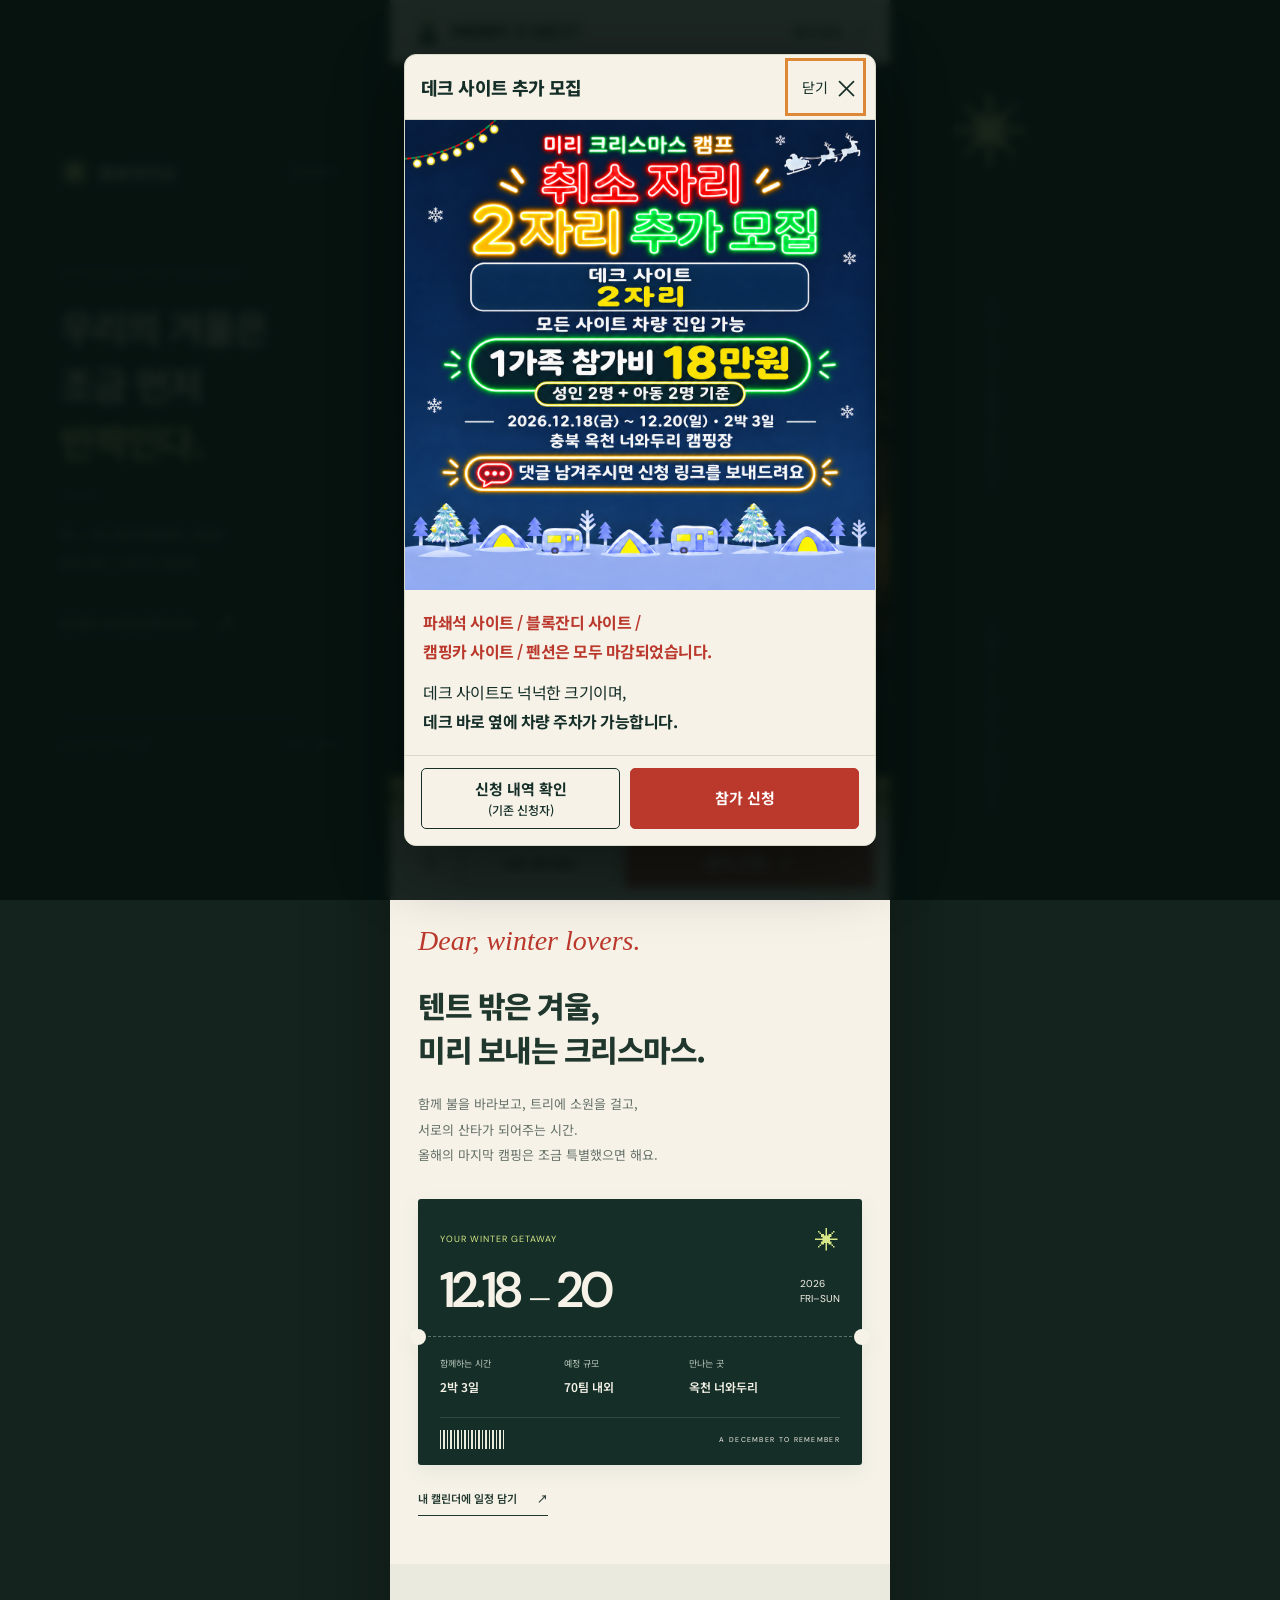
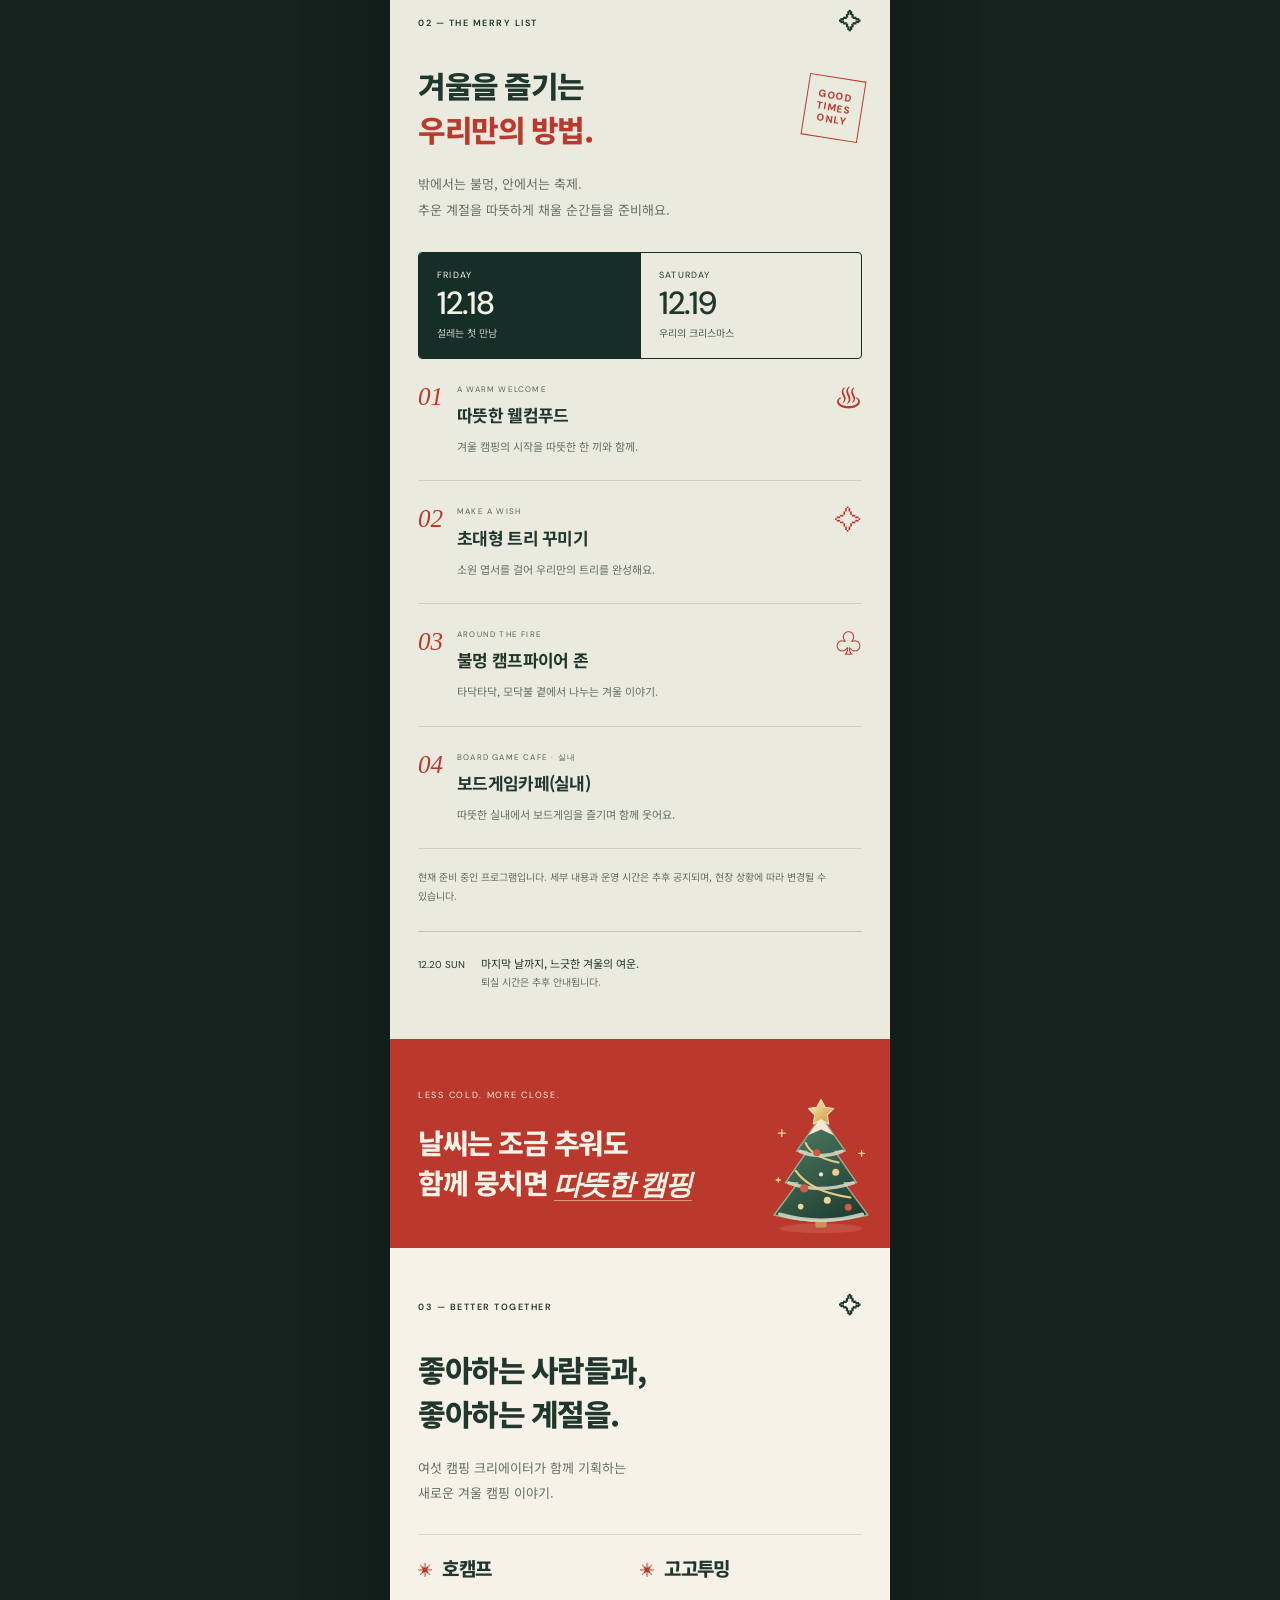
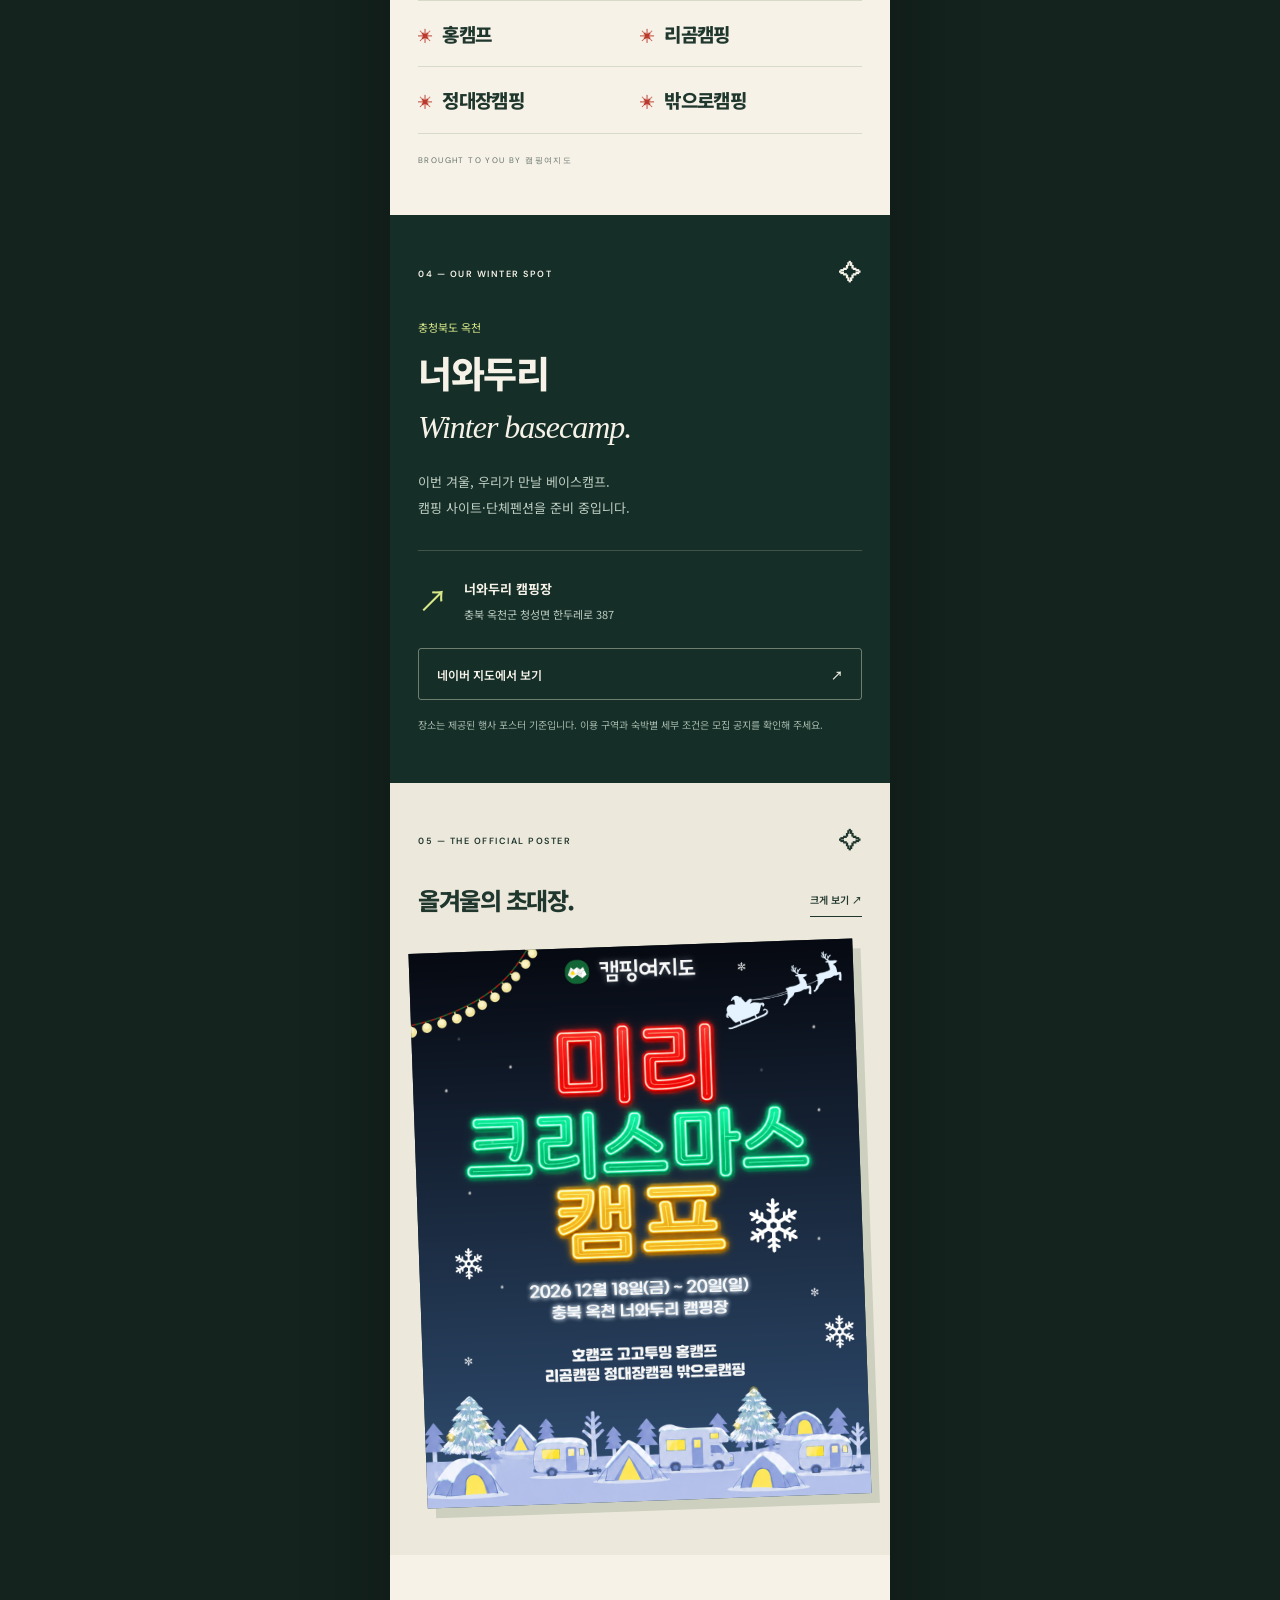
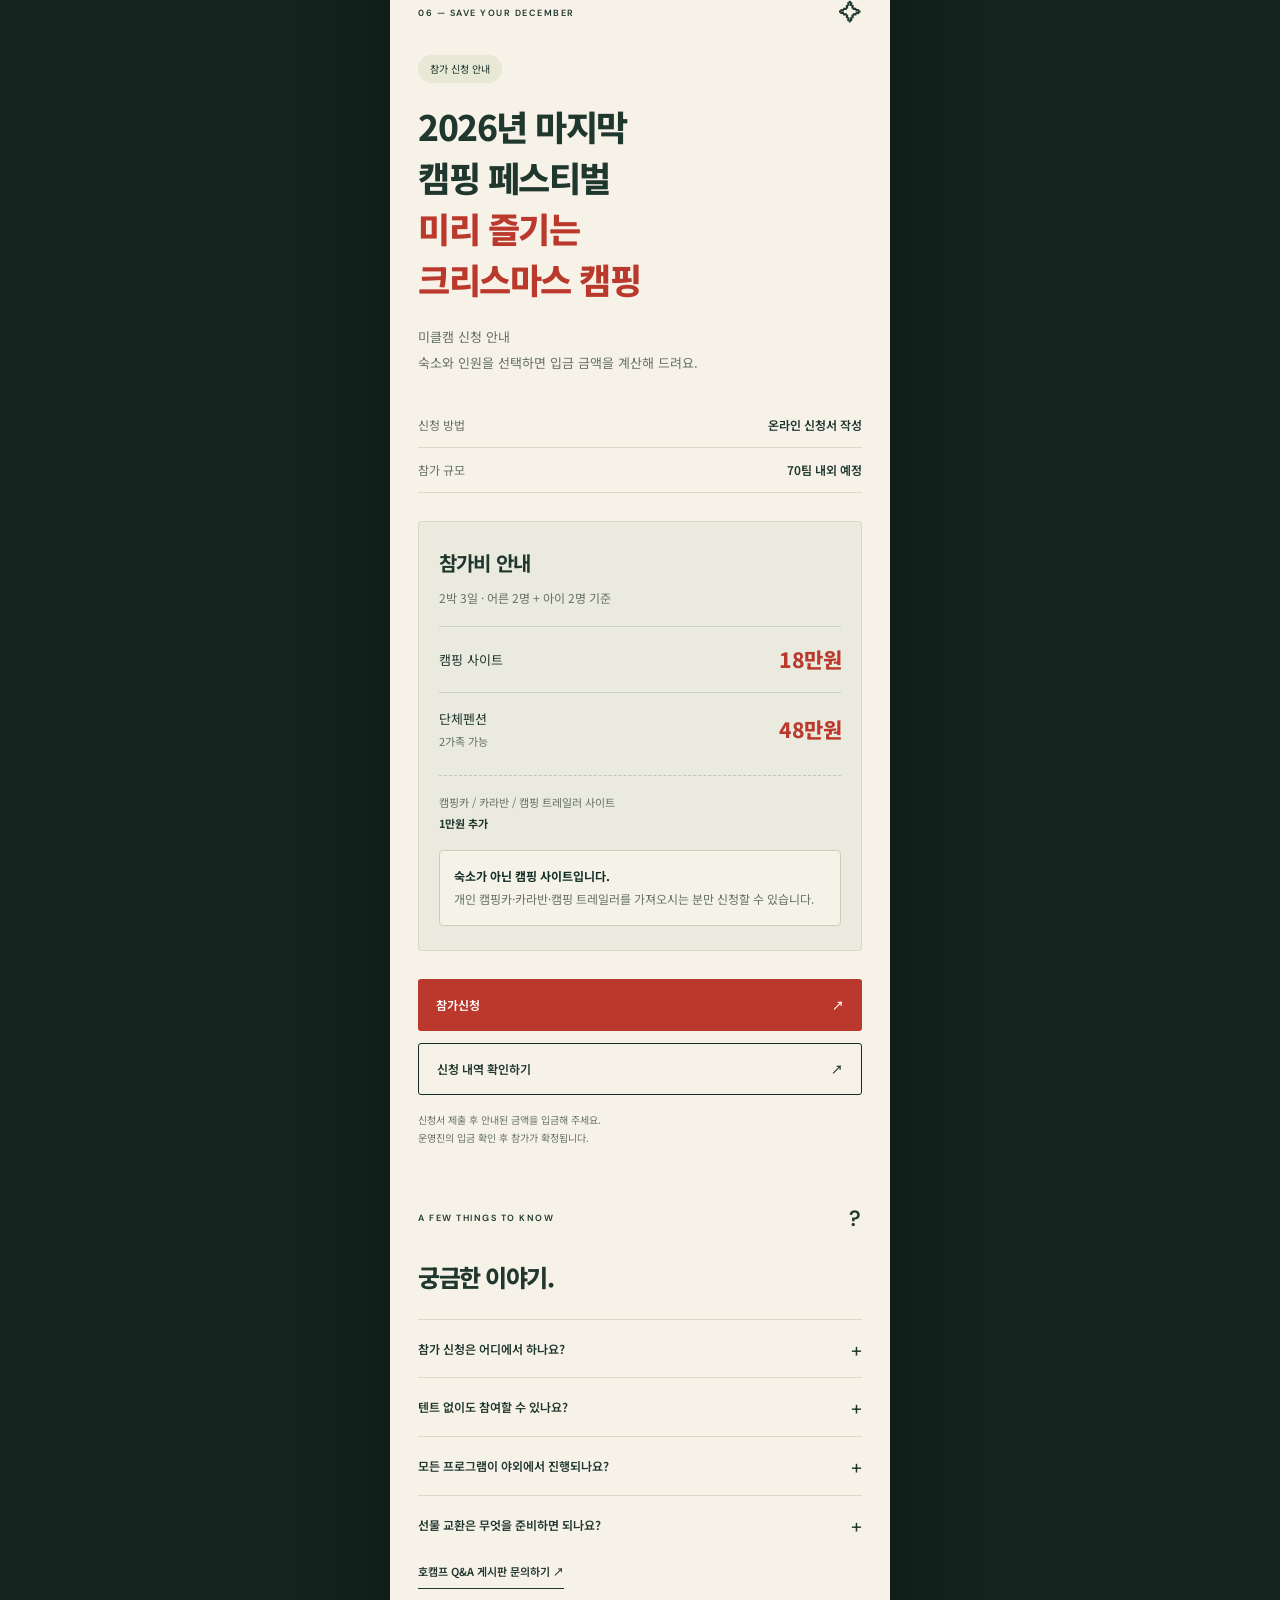
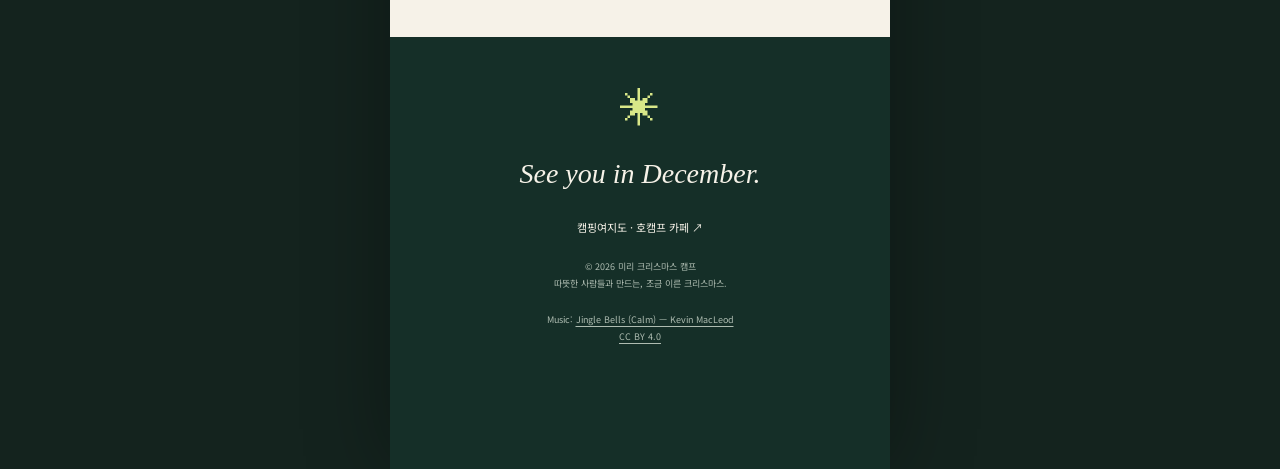
<file: index.html>
<!doctype html>
<html lang="ko">
<head>
<meta charset="utf-8"><meta name="viewport" content="width=device-width, initial-scale=1, viewport-fit=cover"><meta name="theme-color" content="#152f28">
<title>미리 크리스마스 캠프 — 2026.12.18–20</title>
<meta name="description" content="조금 이른, 가장 따뜻한 크리스마스. 2026년 12월 18–20일 충북 옥천 너와두리 캠핑장에서 함께하는 겨울 캠핑.">
<meta property="og:title" content="미리 크리스마스 캠프 · 12.18–20"><meta property="og:description" content="크리스마스보다 일주일 먼저, 우리만의 겨울이 시작됩니다."><meta property="og:image" content="https://campingmap.github.io/Xmas/assets/poster-20261102.png"><meta property="og:type" content="website">
<link rel="icon" href="assets/favicon.svg" type="image/svg+xml"><link rel="preload" href="assets/winter-camp.webp" as="image"><link rel="stylesheet" href="style.css?v=20261120-availability"><script src="app.js?v=20261120-availability" defer></script>
</head>
<body>
<a class="skip" href="#main">본문으로 바로가기</a>
<aside class="desktop-note" aria-label="행사 소개">
<a class="brand" href="#home"><span class="brand-symbol" aria-hidden="true">✳︎</span> 캠핑여지도 <span class="mono">PRESENTS</span></a>
<p class="eyebrow">A LITTLE EARLY. A LOT MORE MERRY.</p><p class="desktop-title">우리의 겨울은<br>조금 먼저<br><em>반짝인다.</em></p><div class="desktop-line"></div><p class="desktop-date mono">18 — 20 DECEMBER, 2026</p><p class="desktop-place">충북 옥천 · 너와두리 캠핑장</p><a class="desktop-link" href="#program">올겨울의 초대장을 펼쳐보세요 <span>↗</span></a><div class="desktop-bottom mono">CHRISTMAS CAMP <span>EST. 2026</span></div>
</aside>
<div class="desktop-right" aria-hidden="true"><span class="big-spark">✳︎</span><span>GOOD PEOPLE. WARM MEMORIES.</span><span>SCROLL TO FEEL THE SEASON ↓</span></div>
<div class="phone-site" id="home">
<header class="header"><a href="#home" class="wordmark" aria-label="미리 크리스마스 캠프 처음으로"><img class="tree-icon logo-tree" src="assets/christmas-tree.svg" width="28" height="35" alt="" aria-hidden="true"> MERRY <i>EARLY!</i></a><a class="header-info" href="#join">참가 안내 <span aria-hidden="true">↗</span></a></header>
<main id="main">
<section class="hero" aria-labelledby="hero-title">
<img class="hero-image" src="assets/winter-camp.webp" alt="불빛으로 반짝이는 트리와 텐트가 있는 겨울 숲의 콘셉트 이미지" width="1536" height="1024" fetchpriority="high"><div class="hero-shade"></div><div class="snow" aria-hidden="true"></div>
<div class="hero-top"><span class="pill">2026 WINTER CAMPING FESTIVAL</span><span class="edition mono">01 / WINTER</span></div>
<div class="hero-copy"><p class="script-title">Merry, early.</p><h1 id="hero-title">조금 이른,<br>가장 따뜻한<br><span>크리스마스.</span></h1><p class="hero-sub">크리스마스보다 일주일 먼저,<br>우리만의 겨울이 시작됩니다.</p></div>
<div class="hero-seal" aria-hidden="true"><span>LET’S CAMP</span><b>✳︎</b><span>BE MERRY</span></div>
<div class="hero-bottom"><p>미리 크리스마스 캠프<br><strong class="mono">2026.12.18 FRI — 12.20 SUN</strong></p><a href="#invitation" aria-label="행사 소개로 내려가기">↓</a></div>
</section>
<div class="ribbon" aria-hidden="true"><div>✳︎ COME FOR THE CAMP. STAY FOR THE CHRISTMAS. ✳︎ COME FOR THE CAMP. STAY FOR THE CHRISTMAS.</div></div>
<section class="invitation section" id="invitation"><div class="section-label"><span>01 — THE INVITATION</span><span>✧</span></div><p class="serif intro-serif">Dear, winter lovers.</p><h2>텐트 밖은 겨울,<br>미리 보내는 크리스마스.</h2><p class="body-copy">함께 불을 바라보고, 트리에 소원을 걸고,<br>서로의 산타가 되어주는 시간.<br>올해의 마지막 캠핑은 조금 특별했으면 해요.</p>
<div class="ticket"><div class="ticket-top"><span class="mono">YOUR WINTER GETAWAY</span><span>✳︎</span></div><div class="ticket-date"><strong>12.18<span>—</span>20</strong><span class="mono">2026<br>FRI–SUN</span></div><div class="ticket-dash"></div><dl class="ticket-info"><div><dt>함께하는 시간</dt><dd>2박 3일</dd></div><div><dt>예정 규모</dt><dd>70팀 내외</dd></div><div><dt>만나는 곳</dt><dd>옥천 너와두리</dd></div></dl><div class="ticket-bottom"><span class="barcode" aria-hidden="true"></span><span class="mono">A DECEMBER TO REMEMBER</span></div></div><a class="text-link" href="assets/camp.ics" download>내 캘린더에 일정 담기 <span aria-hidden="true">↗</span></a></section>
<section class="program section" id="program"><div class="section-label"><span>02 — THE MERRY LIST</span><span>✧</span></div><div class="program-heading"><h2>겨울을 즐기는<br><em>우리만의 방법.</em></h2><span class="tiny-stamp">GOOD<br>TIMES<br>ONLY</span></div><p class="body-copy">밖에서는 불멍, 안에서는 축제.<br>추운 계절을 따뜻하게 채울 순간들을 준비해요.</p>
<div class="day-tabs" role="tablist" aria-label="날짜별 프로그램"><button id="tab-friday" role="tab" aria-selected="true" aria-controls="day-friday" tabindex="0"><small>FRIDAY</small><strong>12.18</strong><span>설레는 첫 만남</span></button><button id="tab-saturday" role="tab" aria-selected="false" aria-controls="day-saturday" tabindex="-1"><small>SATURDAY</small><strong>12.19</strong><span>우리의 크리스마스</span></button></div>
<div id="day-friday" role="tabpanel" aria-labelledby="tab-friday" tabindex="0" class="day-panel">
<article class="program-item"><span class="program-no">01</span><div><span class="mono category">A WARM WELCOME</span><h3>따뜻한 웰컴푸드</h3><p>겨울 캠핑의 시작을 따뜻한 한 끼와 함께.</p></div><span class="item-icon" aria-hidden="true">♨</span></article>
<article class="program-item"><span class="program-no">02</span><div><span class="mono category">MAKE A WISH</span><h3>초대형 트리 꾸미기</h3><p>소원 엽서를 걸어 우리만의 트리를 완성해요.</p></div><span class="item-icon" aria-hidden="true">✧</span></article>
<article class="program-item"><span class="program-no">03</span><div><span class="mono category">AROUND THE FIRE</span><h3>불멍 캠프파이어 존</h3><p>타닥타닥, 모닥불 곁에서 나누는 겨울 이야기.</p></div><span class="item-icon" aria-hidden="true">♧</span></article>
<article class="program-item"><span class="program-no">04</span><div><span class="mono category">BOARD GAME CAFE · 실내</span><h3>보드게임카페(실내)</h3><p>따뜻한 실내에서 보드게임을 즐기며 함께 웃어요.</p></div></article></div>
<div id="day-saturday" role="tabpanel" aria-labelledby="tab-saturday" tabindex="0" class="day-panel" hidden>
<article class="program-item"><span class="program-no">01</span><div><span class="mono category">PLAY TOGETHER · 실내</span><h3>미니운동회</h3><p>함께 웃고 움직이며 겨울의 온도를 높여요.</p></div></article>
<article class="program-item"><span class="program-no">02</span><div><span class="mono category">CHRISTMAS FINDS · 실내</span><h3>크리스마스 마켓 by cestmavie</h3><p>참가자들이 함께하는 크리스마스 벼룩시장</p></div></article>
<article class="program-item"><span class="program-no">03</span><div><span class="mono category">THE TABLE IS READY</span><h3>BBQ 파티</h3><p>맛있는 음식과 함께 무르익는 캠핑의 밤.</p></div></article>
<article class="program-item"><span class="program-no">04</span><div><span class="mono category">A LITTLE MAGIC · 실내</span><h3>마술 공연</h3><p>아이도 어른도, 함께 놀라는 마법 같은 순간.</p></div></article>
<article class="program-item"><span class="program-no">05</span><div><span class="mono category">BE SOMEONE’S SANTA</span><h3>크리스마스 선물 교환</h3><p>서로의 산타가 되어 마음을 나눠요.</p></div></article>
<article class="program-item"><span class="program-no">06</span><div><span class="mono category">ONE MORE WARM NIGHT</span><h3>불멍 캠프파이어 존</h3><p>함께여서 더 따뜻한 두 번째 겨울밤.</p></div></article>
<article class="program-item"><span class="program-no">07</span><div><span class="mono category">BOARD GAME CAFE · 실내</span><h3>보드게임카페(실내)</h3><p>따뜻한 실내에서 보드게임을 즐기며 함께 웃어요.</p></div></article></div>
<p class="program-notice">현재 준비 중인 프로그램입니다. 세부 내용과 운영 시간은 추후 공지되며, 현장 상황에 따라 변경될 수 있습니다.</p><div class="sunday"><span class="mono">12.20 SUN</span><p>마지막 날까지, 느긋한 겨울의 여운.<br><small>퇴실 시간은 추후 안내됩니다.</small></p></div></section>
<section class="interlude" id="winter-message" aria-label="겨울 캠핑 초대 문구"><div><span class="mono">LESS COLD. MORE CLOSE.</span><p>날씨는 조금 추워도<br>함께 뭉치면 <em>따뜻한 캠핑</em></p><img class="interlude-tree" src="assets/christmas-tree.svg" width="160" height="200" alt="" aria-hidden="true" loading="lazy"></div></section>
<section class="hosts section" id="hosts"><div class="section-label"><span>03 — BETTER TOGETHER</span><span>✧</span></div><h2>좋아하는 사람들과,<br>좋아하는 계절을.</h2><p class="body-copy">여섯 캠핑 크리에이터가 함께 기획하는<br>새로운 겨울 캠핑 이야기.</p><ul class="host-list"><li>호캠프</li><li>고고투밍</li><li>홍캠프</li><li>리곰캠핑</li><li>정대장캠핑</li><li>밖으로캠핑</li></ul><p class="host-credit mono">BROUGHT TO YOU BY 캠핑여지도</p></section>
<section class="venue section" id="venue"><div class="section-label"><span>04 — OUR WINTER SPOT</span><span>✧</span></div><span class="venue-label">충청북도 옥천</span><h2>너와두리<br><span class="serif">Winter basecamp.</span></h2><p class="body-copy">이번 겨울, 우리가 만날 베이스캠프.<br>캠핑 사이트·단체펜션을 준비 중입니다.</p><div class="venue-address"><span aria-hidden="true">↗</span><div><strong>너와두리 캠핑장</strong><p>충북 옥천군 청성면 한두레로 387</p></div></div><a class="button button-outline" href="https://map.naver.com/p/search/%EB%84%88%EC%99%80%EB%91%90%EB%A6%AC%EC%BA%A0%ED%95%91%EC%9E%A5" target="_blank" rel="noopener noreferrer">네이버 지도에서 보기 <span aria-hidden="true">↗</span></a><p class="fine-print">장소는 제공된 행사 포스터 기준입니다. 이용 구역과 숙박별 세부 조건은 모집 공지를 확인해 주세요.</p></section>
<section class="poster-section section"><div class="section-label"><span>05 — THE OFFICIAL POSTER</span><span>✧</span></div><div class="poster-heading"><h2>올겨울의 초대장.</h2><button class="text-link" id="poster-open" type="button">크게 보기 ↗</button></div><button class="poster-button" type="button" aria-label="공식 포스터 크게 보기"><img src="assets/poster-20261102.png" alt="미리 크리스마스 캠프 공식 포스터. 2026년 12월 18일부터 20일까지, 충북 옥천 너와두리 캠핑장. 호캠프·고고투밍·홍캠프·리곰캠핑·정대장캠핑·밖으로캠핑과 함께합니다." width="1080" height="1350" loading="lazy"></button></section>
<section class="join section" id="join"><div class="section-label"><span>06 — SAVE YOUR DECEMBER</span><span>✧</span></div><span class="join-badge">참가 신청 안내</span><h2>2026년 마지막<br>캠핑 페스티벌<br><em>미리 즐기는<br>크리스마스 캠핑</em></h2><p class="body-copy">미클캠 신청 안내<br>숙소와 인원을 선택하면 입금 금액을 계산해 드려요.</p><dl class="join-details"><div><dt>신청 방법</dt><dd>온라인 신청서 작성</dd></div><div><dt>참가 규모</dt><dd>70팀 내외 예정</dd></div></dl><div class="participation-fees"><h3>참가비 안내</h3><p class="fee-basis">2박 3일 · 어른 2명 + 아이 2명 기준</p><dl class="fee-list"><div><dt>캠핑 사이트</dt><dd>18만원</dd></div><div><dt>단체펜션 <small>2가족 가능</small></dt><dd>48만원</dd></div></dl><p class="fee-extra">캠핑카 / 카라반 / 캠핑 트레일러 사이트<br><strong>1만원 추가</strong></p><p class="own-vehicle-notice"><strong>숙소가 아닌 캠핑 사이트입니다.</strong><br>개인 캠핑카·카라반·캠핑 트레일러를 가져오시는 분만 신청할 수 있습니다.</p></div><a class="button button-red" href="register.html">참가신청 <span aria-hidden="true">↗</span></a><a class="button lookup-link" href="application.html">신청 내역 확인하기 <span aria-hidden="true">↗</span></a><p class="fine-print">신청서 제출 후 안내된 금액을 입금해 주세요.<br>운영진의 입금 확인 후 참가가 확정됩니다.</p></section>
<section class="faq section"><div class="section-label"><span>A FEW THINGS TO KNOW</span><span>?</span></div><h2>궁금한 이야기.</h2><details><summary>참가 신청은 어디에서 하나요?</summary><p>위의 참가 신청 버튼에서 신청서를 작성할 수 있습니다. 숙소와 인원을 선택하면 입금 예정 금액을 확인할 수 있습니다. 신청서 제출 후 입금 안내를 확인해 주세요.</p></details><details><summary>텐트 없이도 참여할 수 있나요?</summary><p>텐트 없이 이용할 수 있는 단체펜션은 48만원입니다. 단체펜션은 2가족 이용이 가능합니다. 숙박별 수량과 예약 조건은 모집 공지를 확인해 주세요.</p><p>부득이하게 자녀 나이가 어려 숙소가 필요한 경우 호캠프 Q&amp;A 게시판으로 문의 부탁드려요.<br><a class="text-link" href="https://cafe.naver.com/f-e/cafes/30946666/menus/34?viewType=L" target="_blank" rel="noopener noreferrer">호캠프 Q&amp;A 게시판 문의하기 ↗</a></p></details><details><summary>모든 프로그램이 야외에서 진행되나요?</summary><p>보드게임카페는 1일차와 2일차 모두 실내에서 진행됩니다. 미니운동회, 크리스마스 마켓, 마술 공연도 실내 프로그램으로 준비 중입니다. 캠프파이어 등 야외 프로그램도 함께 진행할 예정입니다.</p></details><details><summary>선물 교환은 무엇을 준비하면 되나요?</summary><p>자녀 1명당 1만원 상당의 선물을 내용물이 보이지 않게 포장 부탁드립니다.</p></details><p><a class="text-link" href="https://cafe.naver.com/f-e/cafes/30946666/menus/34?viewType=L" target="_blank" rel="noopener noreferrer">호캠프 Q&amp;A 게시판 문의하기 ↗</a></p></section>
</main>
<footer class="footer"><span class="footer-star" aria-hidden="true">✳︎</span><p class="serif">See you in December.</p><a href="https://cafe.naver.com/hocamp" target="_blank" rel="noopener noreferrer">캠핑여지도 · 호캠프 카페 ↗</a><small>© 2026 미리 크리스마스 캠프<br>따뜻한 사람들과 만드는, 조금 이른 크리스마스.</small><p class="music-credit">Music: <a href="https://incompetech.com/music/royalty-free/index.html?isrc=USUAN1100188" target="_blank" rel="noopener noreferrer">Jingle Bells (Calm) — Kevin MacLeod</a><br><a href="https://creativecommons.org/licenses/by/4.0/" target="_blank" rel="noopener noreferrer">CC BY 4.0</a></p></footer>
<nav class="bottom-bar" aria-label="참가 신청 빠른 메뉴"><a href="#home" class="bottom-home" aria-label="맨 위로"><span aria-hidden="true">↑</span></a><a class="bottom-lookup" href="application.html">신청 내역 확인</a><a class="bottom-cta" href="register.html"><strong>참가 신청</strong><span aria-hidden="true">↗</span></a></nav>
</div>
<audio id="camp-carol" src="assets/jingle-bells-calm.mp3" loop preload="none" playsinline></audio>
<button id="music-toggle" class="music-toggle" type="button" aria-controls="camp-carol" aria-pressed="false" hidden><span aria-hidden="true">♫</span> <span id="music-label">캐롤 재생</span></button>
<p id="music-status" class="sr-only" role="status"></p>
<dialog id="poster-dialog" aria-label="공식 행사 포스터"><button class="dialog-close" type="button" aria-label="포스터 닫기">닫기 ×</button><img src="assets/poster-20261102.png" alt="미리 크리스마스 캠프 공식 포스터" width="1080" height="1350"></dialog>
<dialog id="availability-dialog" class="availability-dialog" aria-labelledby="availability-title" aria-describedby="availability-description">
  <div class="availability-heading"><h2 id="availability-title">데크 사이트 추가 모집</h2><button class="availability-close" type="button" aria-label="모집 안내 닫기" autofocus>닫기 <span aria-hidden="true">×</span></button></div>
  <div class="availability-body">
    <img class="availability-poster" src="assets/deck-recruitment-20261120.png" alt="미리 크리스마스 캠프 취소 자리 추가 모집. 데크 사이트 2자리, 참가비 18만원, 성인 2명과 아동 2명 기준. 2026년 12월 18일부터 20일까지 충북 옥천 너와두리 캠핑장." width="1254" height="1254">
    <div class="availability-copy" id="availability-description"><p class="availability-sold-out">파쇄석 사이트 / 블록잔디 사이트 /<br>캠핑카 사이트 / 펜션은 모두 마감되었습니다.</p><p>데크 사이트도 넉넉한 크기이며,<br><strong>데크 바로 옆에 차량 주차가 가능합니다.</strong></p></div>
  </div>
  <div class="availability-actions"><a class="availability-lookup" href="application.html">신청 내역 확인<small>(기존 신청자)</small></a><a class="availability-register" href="register.html">참가 신청</a></div>
</dialog>
</body></html>
</file>
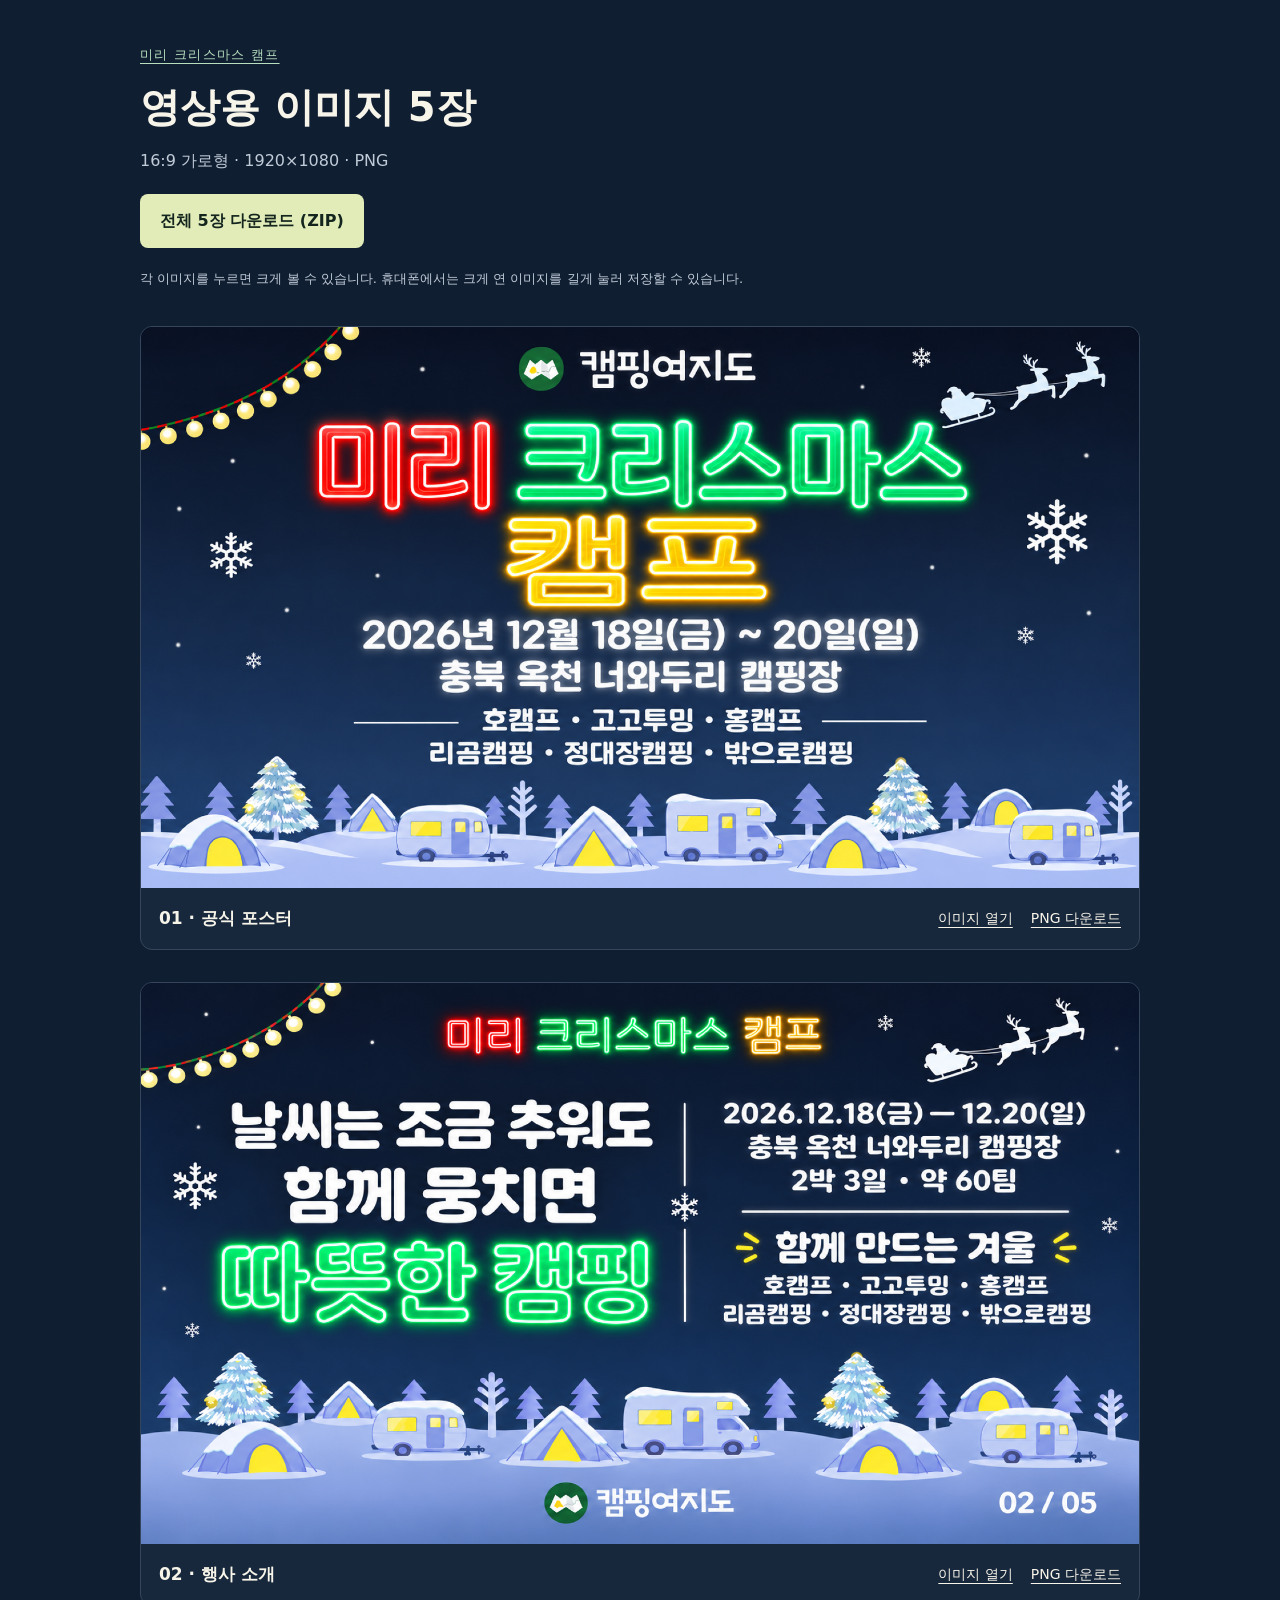
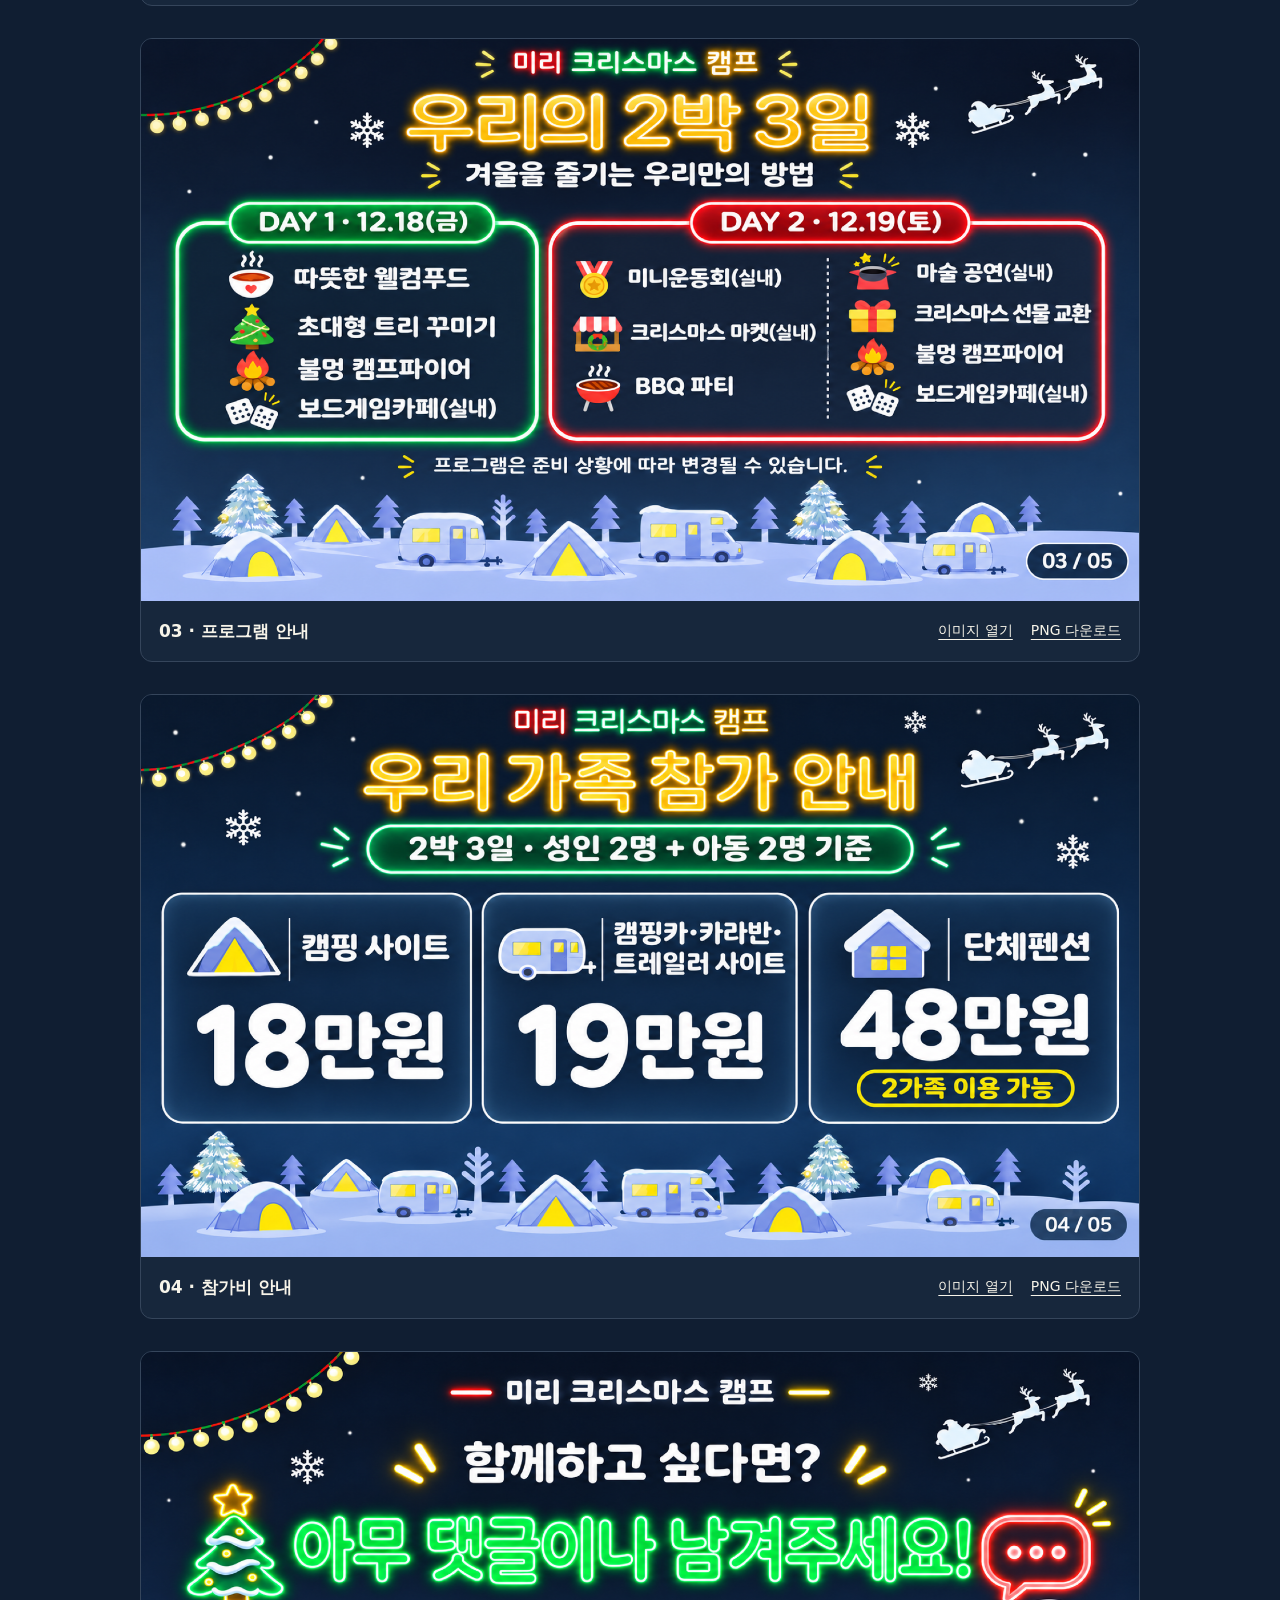
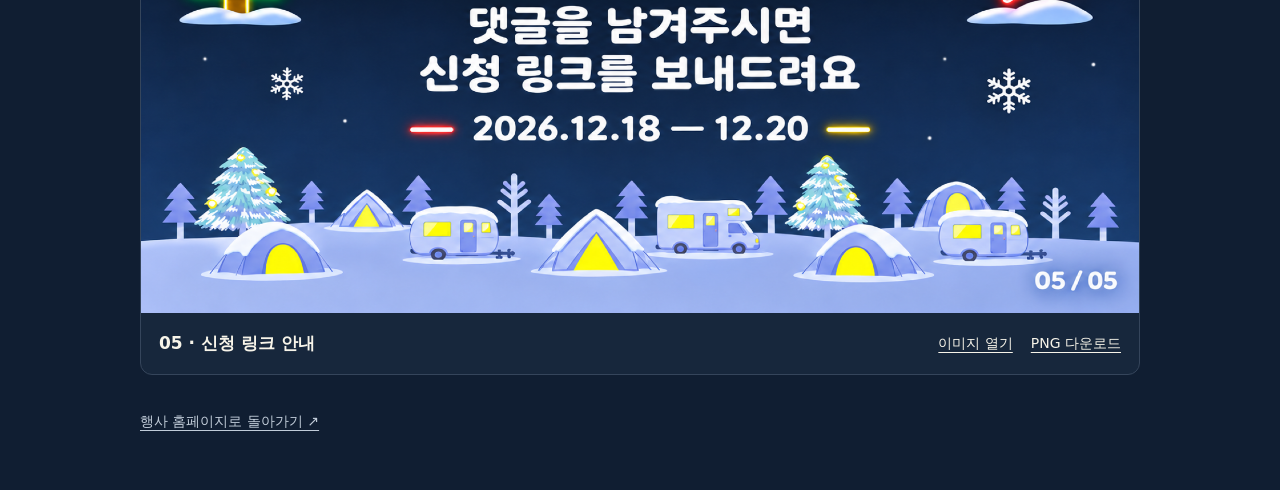
<file: share/video-cards/index.html>
<!doctype html>
<html lang="ko">
<head>
<meta charset="utf-8">
<meta name="viewport" content="width=device-width,initial-scale=1">
<meta name="theme-color" content="#101e32">
<meta name="robots" content="noindex">
<title>미리 크리스마스 캠프 · 영상용 이미지 5장</title>
<meta name="description" content="미리 크리스마스 캠프 16:9 영상용 이미지 5장. 개별 PNG와 전체 ZIP 파일을 내려받으세요.">
<meta property="og:title" content="미리 크리스마스 캠프 · 영상용 이미지 5장">
<meta property="og:description" content="1920×1080 PNG · 16:9 · 이미지 보기 및 다운로드">
<meta property="og:type" content="website">
<meta property="og:url" content="https://campingmap.github.io/Xmas/share/video-cards/">
<meta property="og:image" content="https://campingmap.github.io/Xmas/share/video-cards/01-poster-landscape.png">
<meta property="og:image:width" content="1920">
<meta property="og:image:height" content="1080">
<link rel="icon" href="../../assets/favicon.svg" type="image/svg+xml">
<style>
:root{color-scheme:dark}*{box-sizing:border-box}body{margin:0;background:#101e32;color:#f7f4e9;font-family:system-ui,-apple-system,"Noto Sans KR",sans-serif;line-height:1.7;word-break:keep-all}main{max-width:1040px;margin:auto;padding:40px 20px 56px}a{color:inherit;text-underline-offset:4px}a:focus-visible{outline:3px solid #ffe081;outline-offset:5px}header{margin-bottom:36px}.brand{color:#b7dfbe;font-size:13px;letter-spacing:.1em}h1{font-size:clamp(25px,5vw,40px);line-height:1.4;margin:12px 0}header p{color:#c0cbd8;margin:8px 0}.download{display:inline-block;background:#e1ecb9;color:#14251e;text-decoration:none;font-weight:750;border-radius:8px;padding:13px 20px;min-height:48px;margin:12px 0}.hint{font-size:13px}article{margin:0 0 32px;border:1px solid #35455b;border-radius:12px;overflow:hidden;background:#17273c}article>a{display:block}img{width:100%;height:auto;display:block;aspect-ratio:16/9}article footer{padding:16px 18px;display:flex;flex-wrap:wrap;align-items:center;justify-content:space-between;gap:12px}h2{font-size:17px;margin:0}.actions{display:flex;flex-wrap:wrap;gap:18px;font-size:14px}.home{font-size:14px;color:#c0cbd8}
</style>
</head>
<body>
<main>
<header>
<a class="brand" href="../../">미리 크리스마스 캠프</a>
<h1>영상용 이미지 5장</h1>
<p>16:9 가로형 · 1920×1080 · PNG</p>
<a class="download" href="christmas-camp-16x9-5cards.zip" download>전체 5장 다운로드 (ZIP)</a>
<p class="hint">각 이미지를 누르면 크게 볼 수 있습니다. 휴대폰에서는 크게 연 이미지를 길게 눌러 저장할 수 있습니다.</p>
</header>
<article>
<a href="01-poster-landscape.png" target="_blank" rel="noopener"><img src="01-poster-landscape.png" width="1920" height="1080" alt="미리 크리스마스 캠프 포스터. 2026년 12월 18일부터 20일까지, 충북 옥천 너와두리 캠핑장."></a>
<footer><h2>01 · 공식 포스터</h2><div class="actions"><a href="01-poster-landscape.png" target="_blank" rel="noopener">이미지 열기</a><a href="01-poster-landscape.png" download>PNG 다운로드</a></div></footer>
</article>
<article>
<a href="02-introduction-landscape.png" target="_blank" rel="noopener"><img src="02-introduction-landscape.png" loading="lazy" width="1920" height="1080" alt="행사 소개. 날씨는 조금 추워도 함께 뭉치면 따뜻한 캠핑. 2박 3일, 약 60팀."></a>
<footer><h2>02 · 행사 소개</h2><div class="actions"><a href="02-introduction-landscape.png" target="_blank" rel="noopener">이미지 열기</a><a href="02-introduction-landscape.png" download>PNG 다운로드</a></div></footer>
</article>
<article>
<a href="03-program-landscape.png" target="_blank" rel="noopener"><img src="03-program-landscape.png" loading="lazy" width="1920" height="1080" alt="첫째 날과 둘째 날 프로그램 안내. 웰컴푸드, 트리 꾸미기, 불멍, 보드게임카페, 미니운동회, 마켓, BBQ, 마술 공연, 선물 교환."></a>
<footer><h2>03 · 프로그램 안내</h2><div class="actions"><a href="03-program-landscape.png" target="_blank" rel="noopener">이미지 열기</a><a href="03-program-landscape.png" download>PNG 다운로드</a></div></footer>
</article>
<article>
<a href="04-fees-landscape.png" target="_blank" rel="noopener"><img src="04-fees-landscape.png" loading="lazy" width="1920" height="1080" alt="참가비 안내. 2박 3일 성인 2명 아동 2명 기준. 캠핑 사이트 18만원, 캠핑카·카라반·트레일러 사이트 19만원, 단체펜션 48만원."></a>
<footer><h2>04 · 참가비 안내</h2><div class="actions"><a href="04-fees-landscape.png" target="_blank" rel="noopener">이미지 열기</a><a href="04-fees-landscape.png" download>PNG 다운로드</a></div></footer>
</article>
<article>
<a href="05-comment-landscape.png" target="_blank" rel="noopener"><img src="05-comment-landscape.png" loading="lazy" width="1920" height="1080" alt="아무 댓글이나 남겨주시면 신청 링크를 보내드려요."></a>
<footer><h2>05 · 신청 링크 안내</h2><div class="actions"><a href="05-comment-landscape.png" target="_blank" rel="noopener">이미지 열기</a><a href="05-comment-landscape.png" download>PNG 다운로드</a></div></footer>
</article>
<a class="home" href="../../">행사 홈페이지로 돌아가기 ↗</a>
</main>
</body>
</html>
</file>
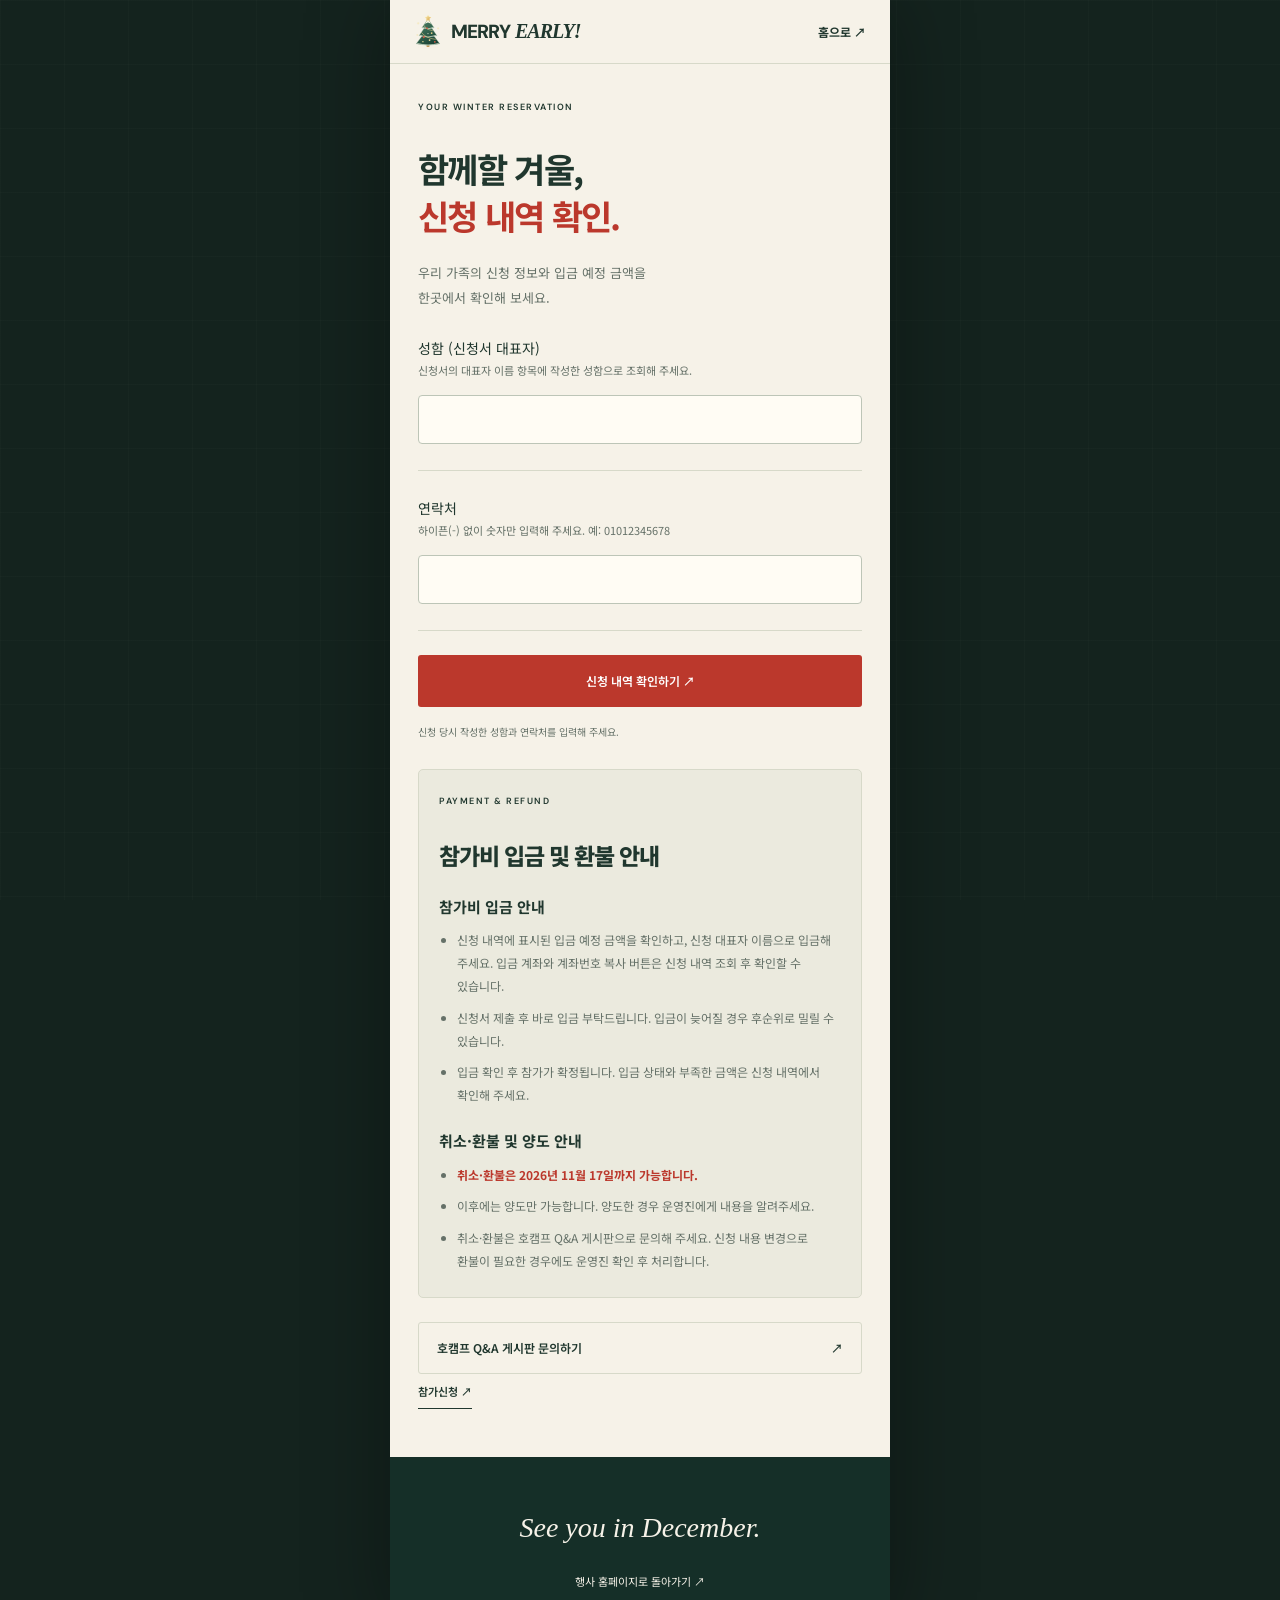
<file: application.html>
<!doctype html>
<html lang="ko"><head><meta charset="utf-8"><meta name="viewport" content="width=device-width, initial-scale=1, viewport-fit=cover"><meta name="theme-color" content="#152f28"><meta name="robots" content="noindex"><title>신청 내역 확인 · 미리 크리스마스 캠프</title><link rel="icon" href="assets/favicon.svg"><link rel="stylesheet" href="style.css?v=20261104-own-vehicle"><link rel="stylesheet" href="registration.css?v=20261101-edit"><script src="payment-config.js?v=20261101" defer></script><script src="contact-input.js?v=20261106-contact" defer></script><script src="registration-fields.js?v=20261104-own-vehicle" defer></script><script src="application-edit.js?v=20261106-contact" defer></script><script src="application.js?v=20261106-contact" defer></script><style>.payment-refund-guide{margin-top:28px;padding:24px 20px;border:1px solid var(--line);border-radius:5px;background:#ebeade}.payment-refund-guide h2{font-size:23px;letter-spacing:-1px}.payment-refund-guide h3{font-size:15px;margin:22px 0 10px}.payment-refund-guide ul{margin:0;padding-left:18px;font-size:12px;line-height:1.9;color:var(--muted)}.payment-refund-guide li+li{margin-top:9px}.payment-refund-guide strong{color:var(--red)}</style></head><body><div class="phone-site registration"><header class="header"><a class="wordmark" href="index.html"><img class="tree-icon logo-tree" src="assets/christmas-tree.svg" width="28" height="35" alt="" aria-hidden="true"> MERRY <i>EARLY!</i></a><a class="header-info" href="index.html">홈으로 ↗</a></header><main class="section"><p class="section-label">YOUR WINTER RESERVATION</p><h1>함께할 겨울,<br><em>신청 내역 확인.</em></h1><p class="body-copy">우리 가족의 신청 정보와 입금 예정 금액을<br>한곳에서 확인해 보세요.</p><form id="lookup-form" method="post" target="lookup-frame" autocomplete="off"><div class="form-field"><label for="lookup-name">성함 (신청서 대표자)</label><p class="field-description">신청서의 대표자 이름 항목에 작성한 성함으로 조회해 주세요.</p><input id="lookup-name" name="name" type="text" required maxlength="80" autocomplete="name"></div><div class="form-field"><label for="lookup-phone">연락처</label><p class="field-description" id="phone-hint">하이픈(-) 없이 숫자만 입력해 주세요. 예: 01012345678</p><input id="lookup-phone" name="phone" type="tel" inputmode="numeric" pattern="0[0-9]{9,10}" minlength="10" maxlength="24" required aria-describedby="phone-hint" autocomplete="tel"></div><input type="hidden" name="nonce"><button class="button button-red submit-button" type="submit">신청 내역 확인하기 ↗</button><p class="fine-print">신청 당시 작성한 성함과 연락처를 입력해 주세요.</p></form><p id="lookup-status" role="status" class="fine-print"></p><div id="lookup-results" aria-live="polite"></div><section class="amount-card" id="lookup-payment" hidden><p class="section-label">PAYMENT GUIDE</p><h2>입금 계좌 안내</h2><p id="lookup-account-info" class="fine-print" style="white-space:pre-line"></p><button type="button" id="copy-lookup-account" class="button button-red submit-button">계좌번호 복사하기</button><p id="lookup-account-status" role="status" class="fine-print"></p><p class="fine-print">신청 대표자 이름으로 입금해 주세요.<br>입금 확인 및 참가 확정은 운영진이 진행합니다.</p></section><section id="payment-refund-guide" class="payment-refund-guide" aria-labelledby="payment-refund-title">
<p class="section-label">PAYMENT &amp; REFUND</p>
<h2 id="payment-refund-title">참가비 입금 및 환불 안내</h2>
<h3>참가비 입금 안내</h3>
<ul>
<li>신청 내역에 표시된 입금 예정 금액을 확인하고, 신청 대표자 이름으로 입금해 주세요. 입금 계좌와 계좌번호 복사 버튼은 신청 내역 조회 후 확인할 수 있습니다.</li>
<li>신청서 제출 후 바로 입금 부탁드립니다. 입금이 늦어질 경우 후순위로 밀릴 수 있습니다.</li>
<li>입금 확인 후 참가가 확정됩니다. 입금 상태와 부족한 금액은 신청 내역에서 확인해 주세요.</li>
</ul>
<h3>취소·환불 및 양도 안내</h3>
<ul>
<li><strong>취소·환불은 2026년 11월 17일까지 가능합니다.</strong></li>
<li>이후에는 양도만 가능합니다. 양도한 경우 운영진에게 내용을 알려주세요.</li>
<li>취소·환불은 호캠프 Q&amp;A 게시판으로 문의해 주세요. 신청 내용 변경으로 환불이 필요한 경우에도 운영진 확인 후 처리합니다.</li>
</ul>
</section>
<iframe name="lookup-frame" title="신청 조회 처리" hidden></iframe><a class="button button-outline" style="border-color:var(--line)" href="https://cafe.naver.com/f-e/cafes/30946666/menus/34?viewType=L" target="_blank" rel="noopener noreferrer">호캠프 Q&amp;A 게시판 문의하기 <span aria-hidden="true">↗</span></a><a class="text-link" href="register.html">참가신청 ↗</a></main><footer class="footer"><p class="serif">See you in December.</p><a href="index.html">행사 홈페이지로 돌아가기 ↗</a></footer></div></body></html>
</file>
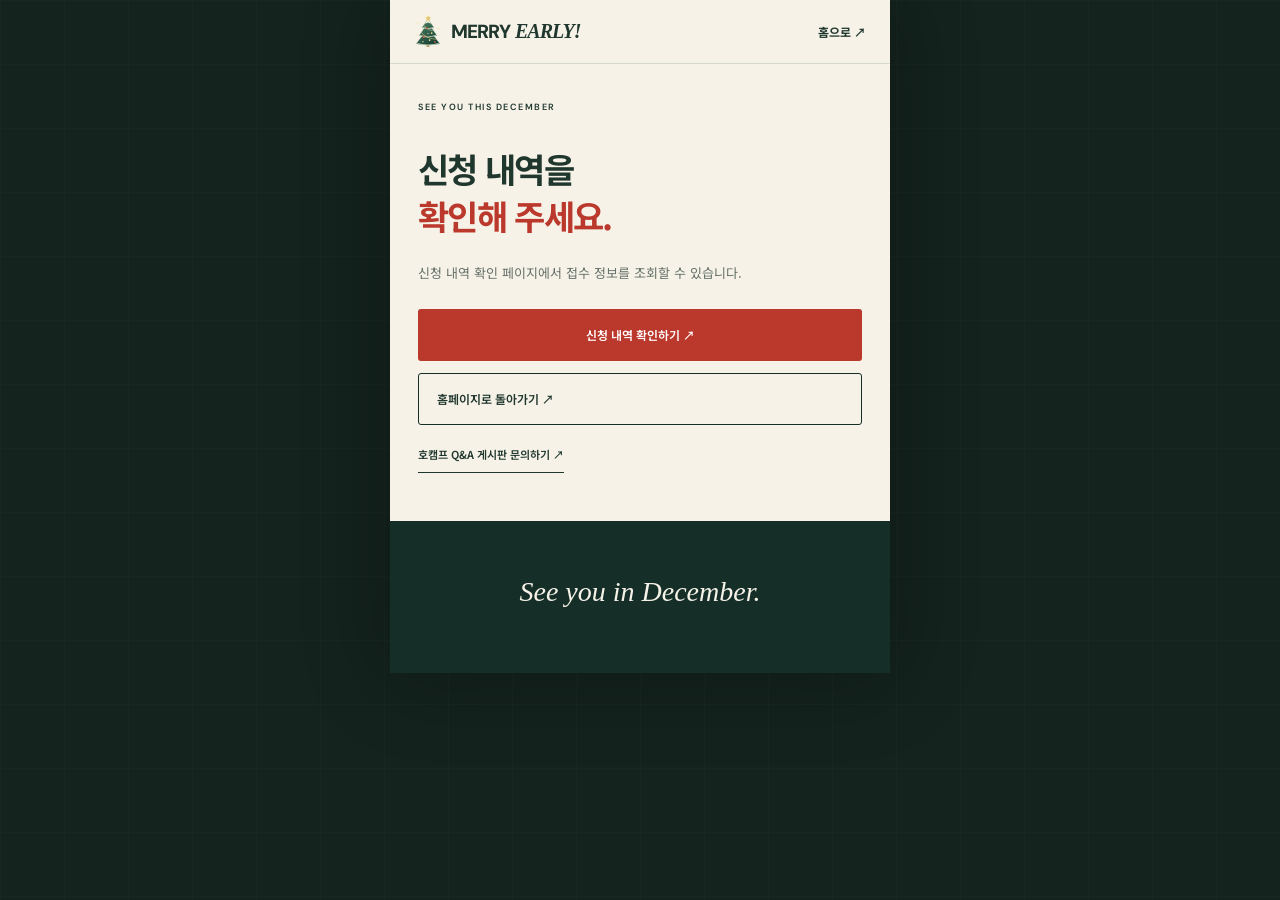
<file: complete.html>
<!doctype html><html lang="ko"><head><meta charset="utf-8"><meta name="viewport" content="width=device-width, initial-scale=1, viewport-fit=cover"><meta name="robots" content="noindex"><meta name="theme-color" content="#152f28"><title>신청 완료 · 미리 크리스마스 캠프</title><link rel="stylesheet" href="style.css?v=20261104-tree"><link rel="stylesheet" href="registration.css?v=complete1"><script src="payment-config.js?v=20261101" defer></script><script src="complete.js?v=20261102-audit" defer></script></head><body><div class="phone-site registration"><header class="header"><a class="wordmark" href="index.html"><img class="tree-icon logo-tree" src="assets/christmas-tree.svg" width="28" height="35" alt="" aria-hidden="true"> MERRY <i>EARLY!</i></a><a class="header-info" href="index.html">홈으로 ↗</a></header><main class="section"><p class="section-label">SEE YOU THIS DECEMBER</p><h1 id="completion-title">신청 내역을<br><em>확인해 주세요.</em></h1><p id="completion-intro" class="body-copy">신청 내역 확인 페이지에서 접수 정보를 조회할 수 있습니다.</p><div id="completed-content" hidden><span class="join-badge">신청 접수 완료 · 입금 확인 대기</span><section class="amount-card"><p class="section-label">PAYMENT GUIDE</p><h2>입금 안내</h2><div class="total-row"><span>입금 예정 금액</span><output id="completed-amount"></output></div><p id="account-info" class="fine-print"></p><button id="copy-completed-account" type="button" class="button button-red submit-button">계좌번호 복사하기</button><p id="account-status" role="status" class="fine-print"></p><p class="fine-print">신청 대표자 이름으로 입금해 주세요.<br>운영진의 입금 확인 후 참가가 확정됩니다.</p></section><h2 class="all-details-title">신청하신 모든 정보</h2><p id="completed-date" class="fine-print"></p><dl id="completed-details" class="completed-details"></dl></div><a class="button button-red submit-button" href="application.html">신청 내역 확인하기 ↗</a><a class="button lookup-link" href="index.html">홈페이지로 돌아가기 ↗</a><a class="text-link" href="https://cafe.naver.com/f-e/cafes/30946666/menus/34?viewType=L" target="_blank" rel="noopener noreferrer">호캠프 Q&amp;A 게시판 문의하기 ↗</a></main><footer class="footer"><p class="serif">See you in December.</p></footer></div></body></html>
</file>
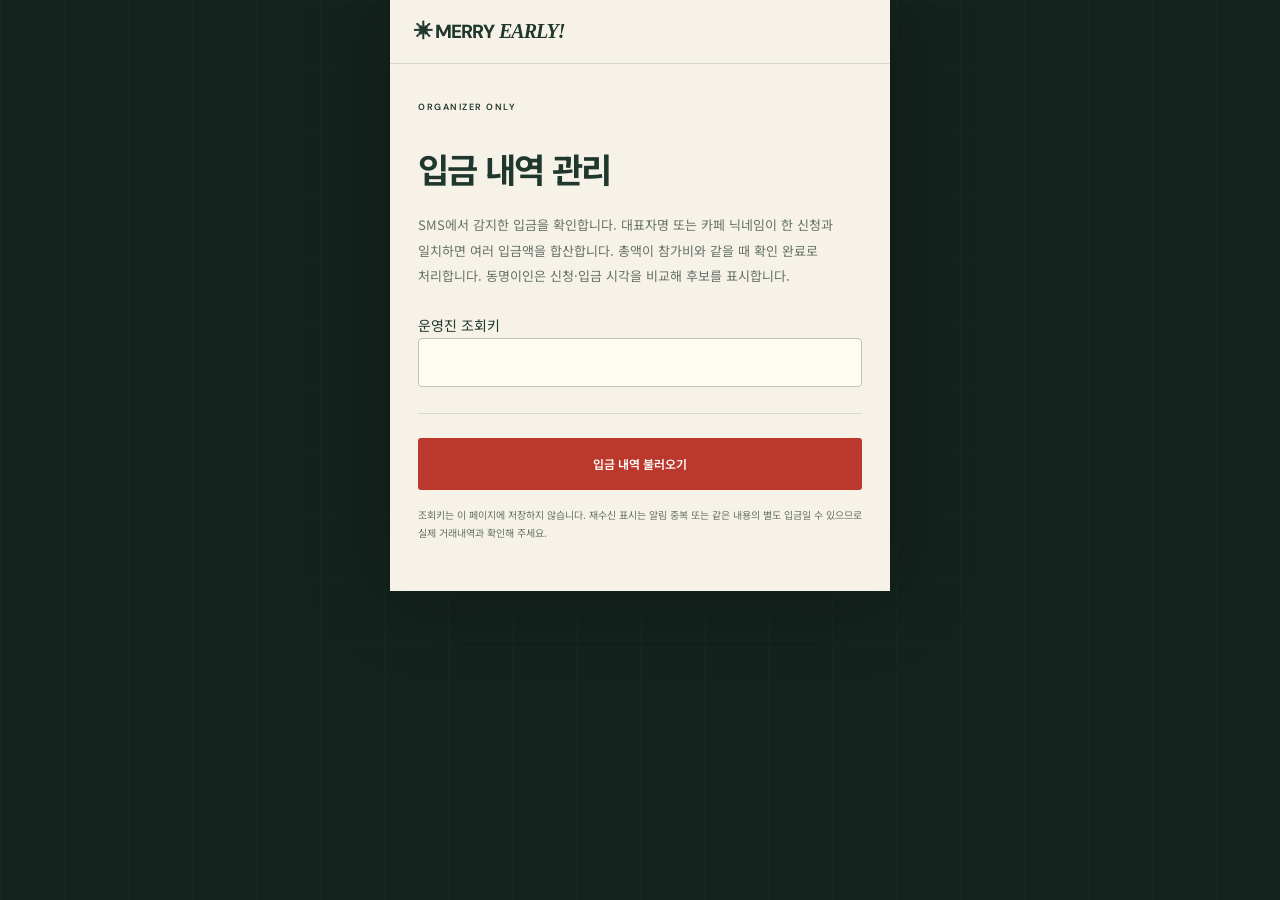
<file: deposits.html>
<!doctype html><html lang="ko"><head><meta charset="utf-8"><meta name="viewport" content="width=device-width,initial-scale=1"><meta name="robots" content="noindex"><title>입금 관리 · 미리 크리스마스 캠프</title><link rel="stylesheet" href="style.css"><link rel="stylesheet" href="registration.css"><script src="payment-config.js?v=20261101" defer></script><script src="deposits.js?v=20261101-split-tests" defer></script></head><body><div class="phone-site registration"><header class="header"><a class="wordmark" href="index.html">✳ MERRY <i>EARLY!</i></a></header><main class="section"><p class="section-label">ORGANIZER ONLY</p><h1>입금 내역 관리</h1><p class="body-copy">SMS에서 감지한 입금을 확인합니다. 대표자명 또는 카페 닉네임이 한 신청과 일치하면 여러 입금액을 합산합니다. 총액이 참가비와 같을 때 확인 완료로 처리합니다. 동명이인은 신청·입금 시각을 비교해 후보를 표시합니다.</p><form id="deposit-admin" method="post" target="deposit-admin-frame"><div class="form-field"><label for="admin-token">운영진 조회키</label><input type="password" id="admin-token" name="token" required autocomplete="off"></div><input type="hidden" name="action" value="deposit-admin"><input type="hidden" name="nonce"><button class="button button-red submit-button">입금 내역 불러오기</button></form><p id="deposit-status" role="status" class="fine-print"></p><div id="deposit-records"></div><iframe name="deposit-admin-frame" title="입금 내역 조회" hidden></iframe><p class="fine-print">조회키는 이 페이지에 저장하지 않습니다. 재수신 표시는 알림 중복 또는 같은 내용의 별도 입금일 수 있으므로 실제 거래내역과 확인해 주세요.</p></main></div></body></html>
</file>
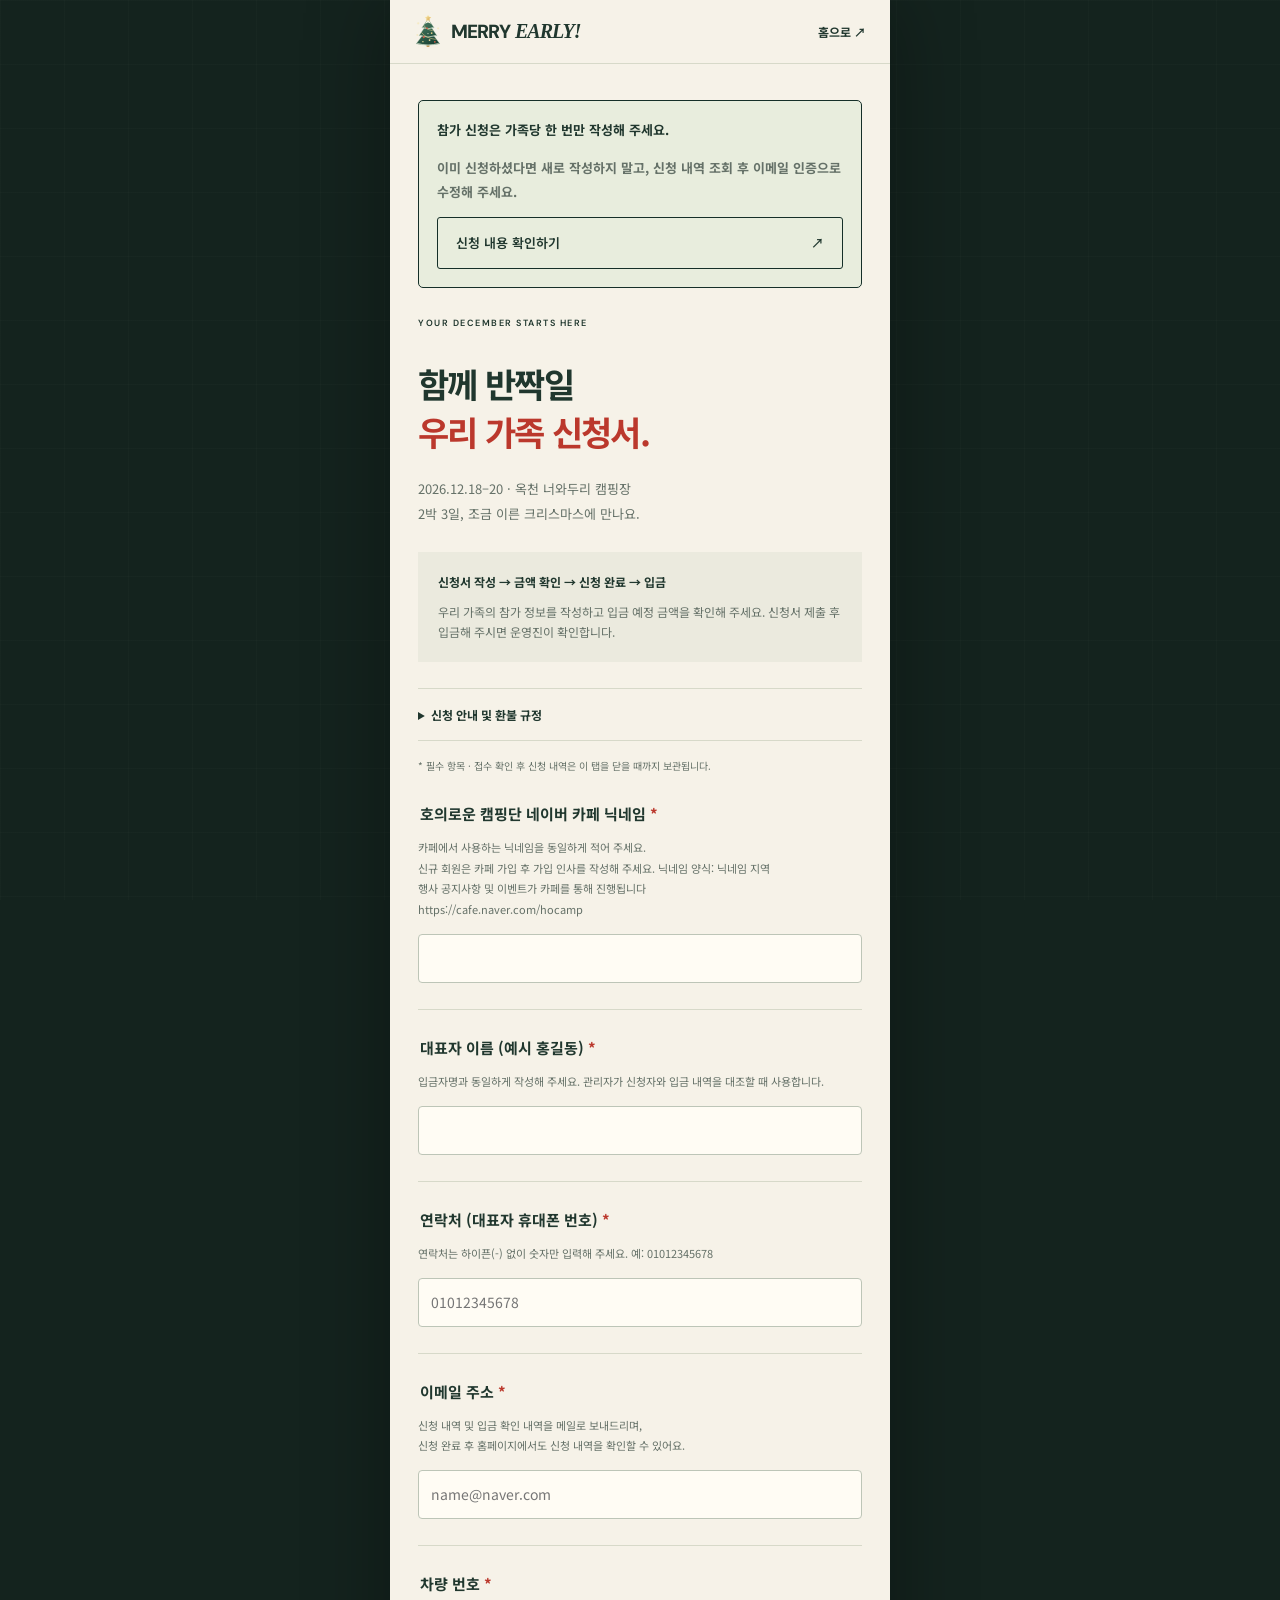
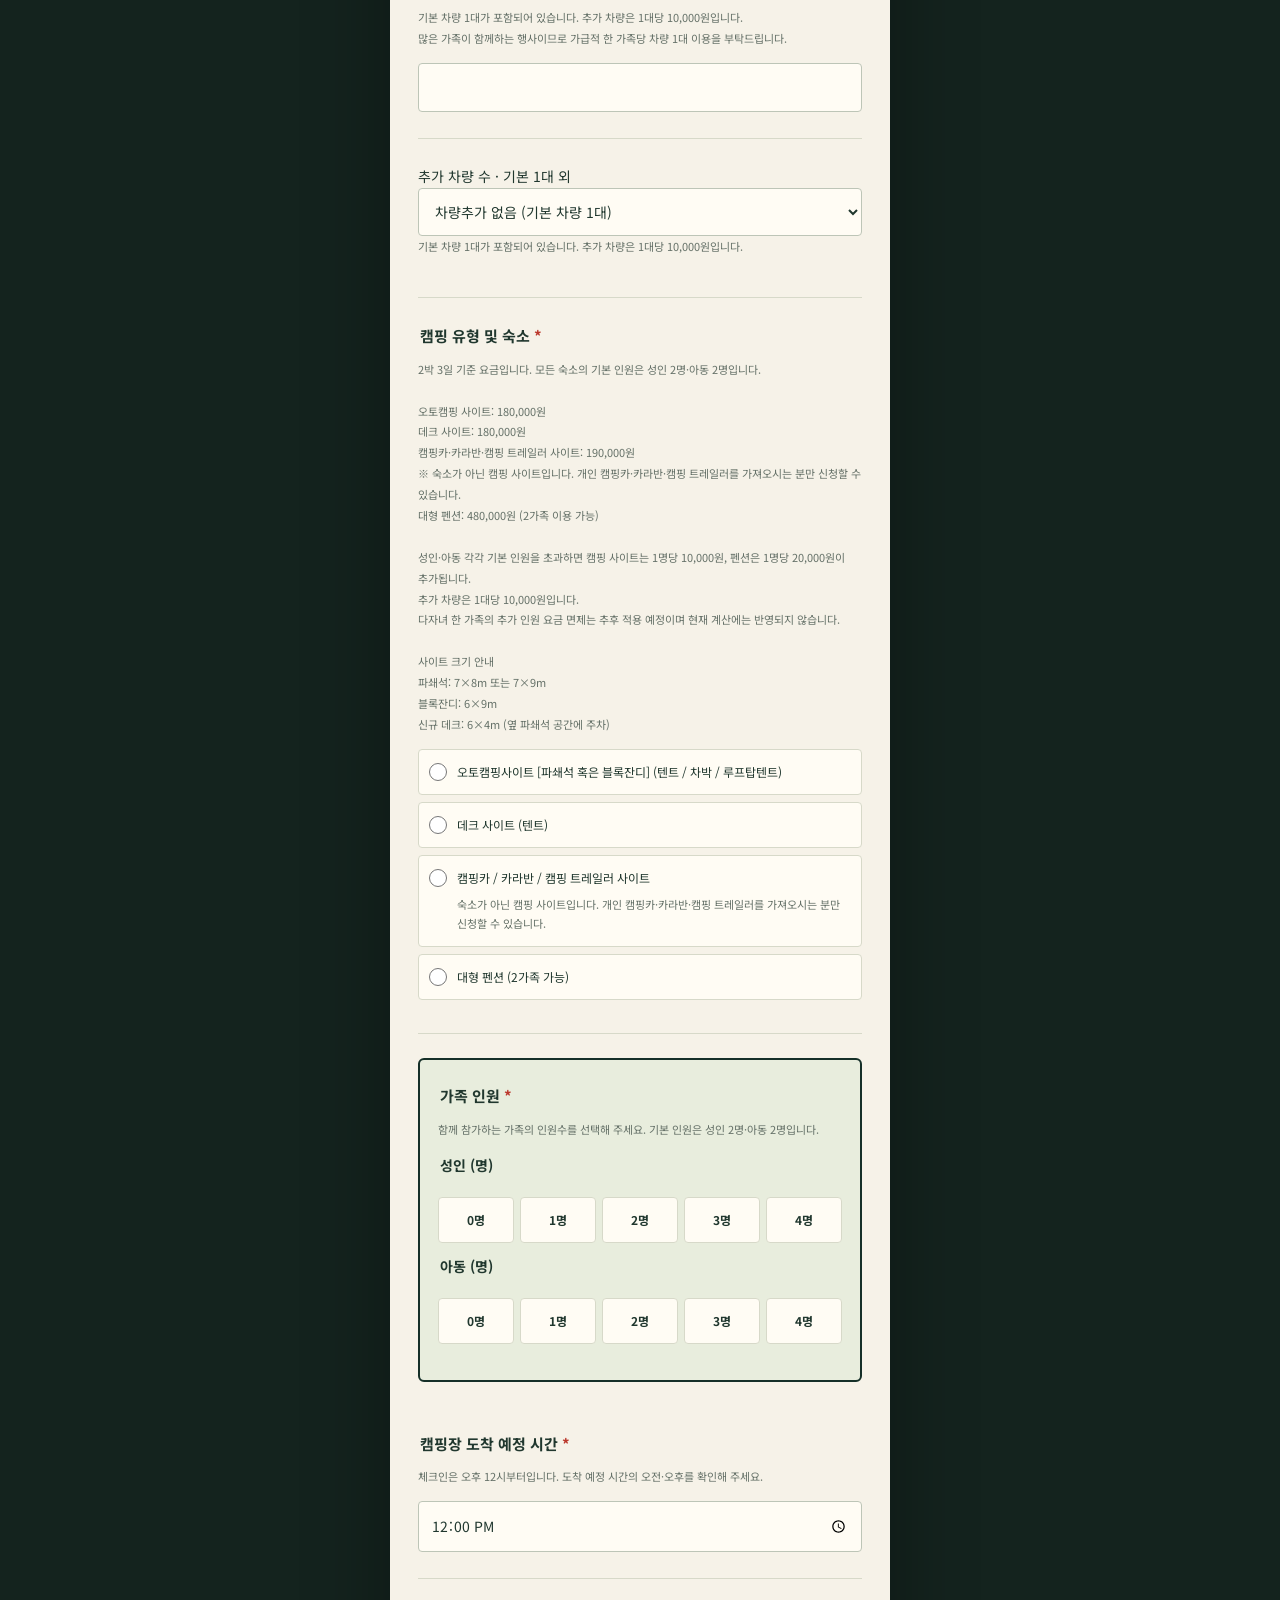
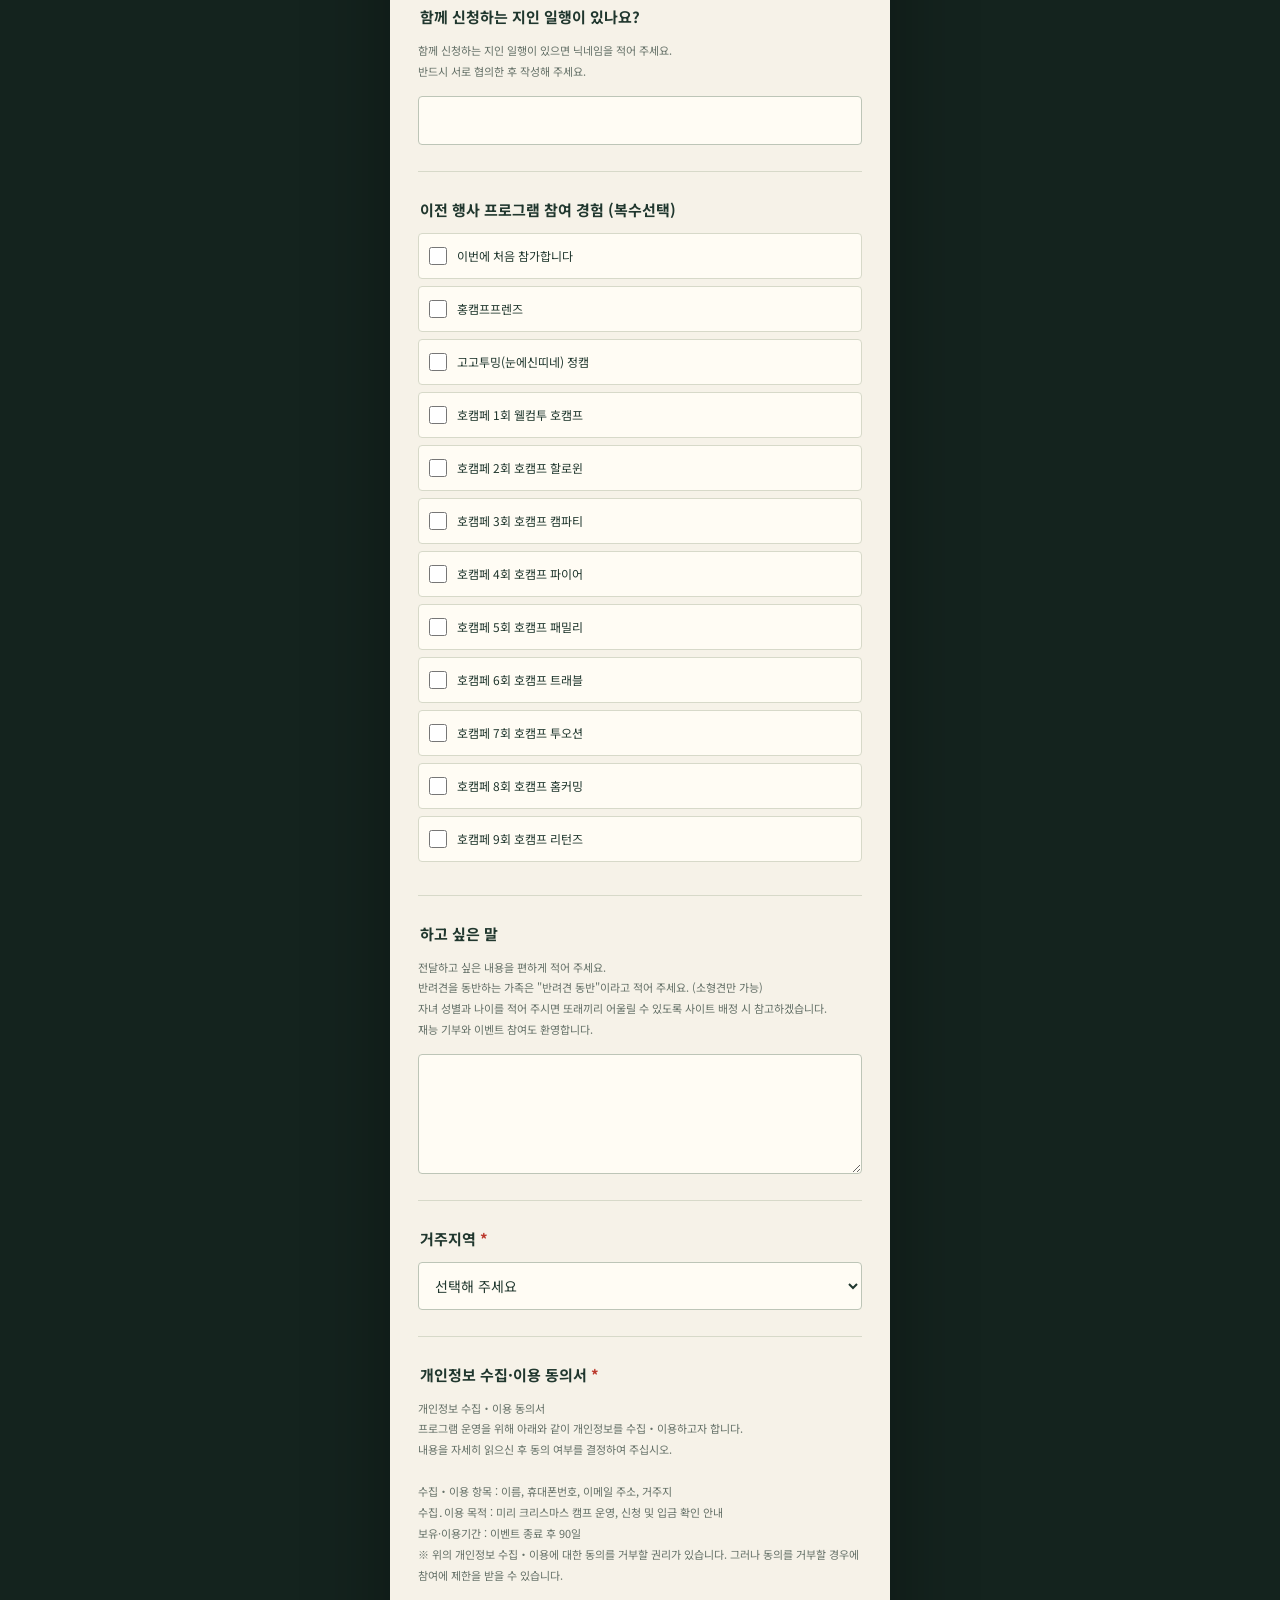
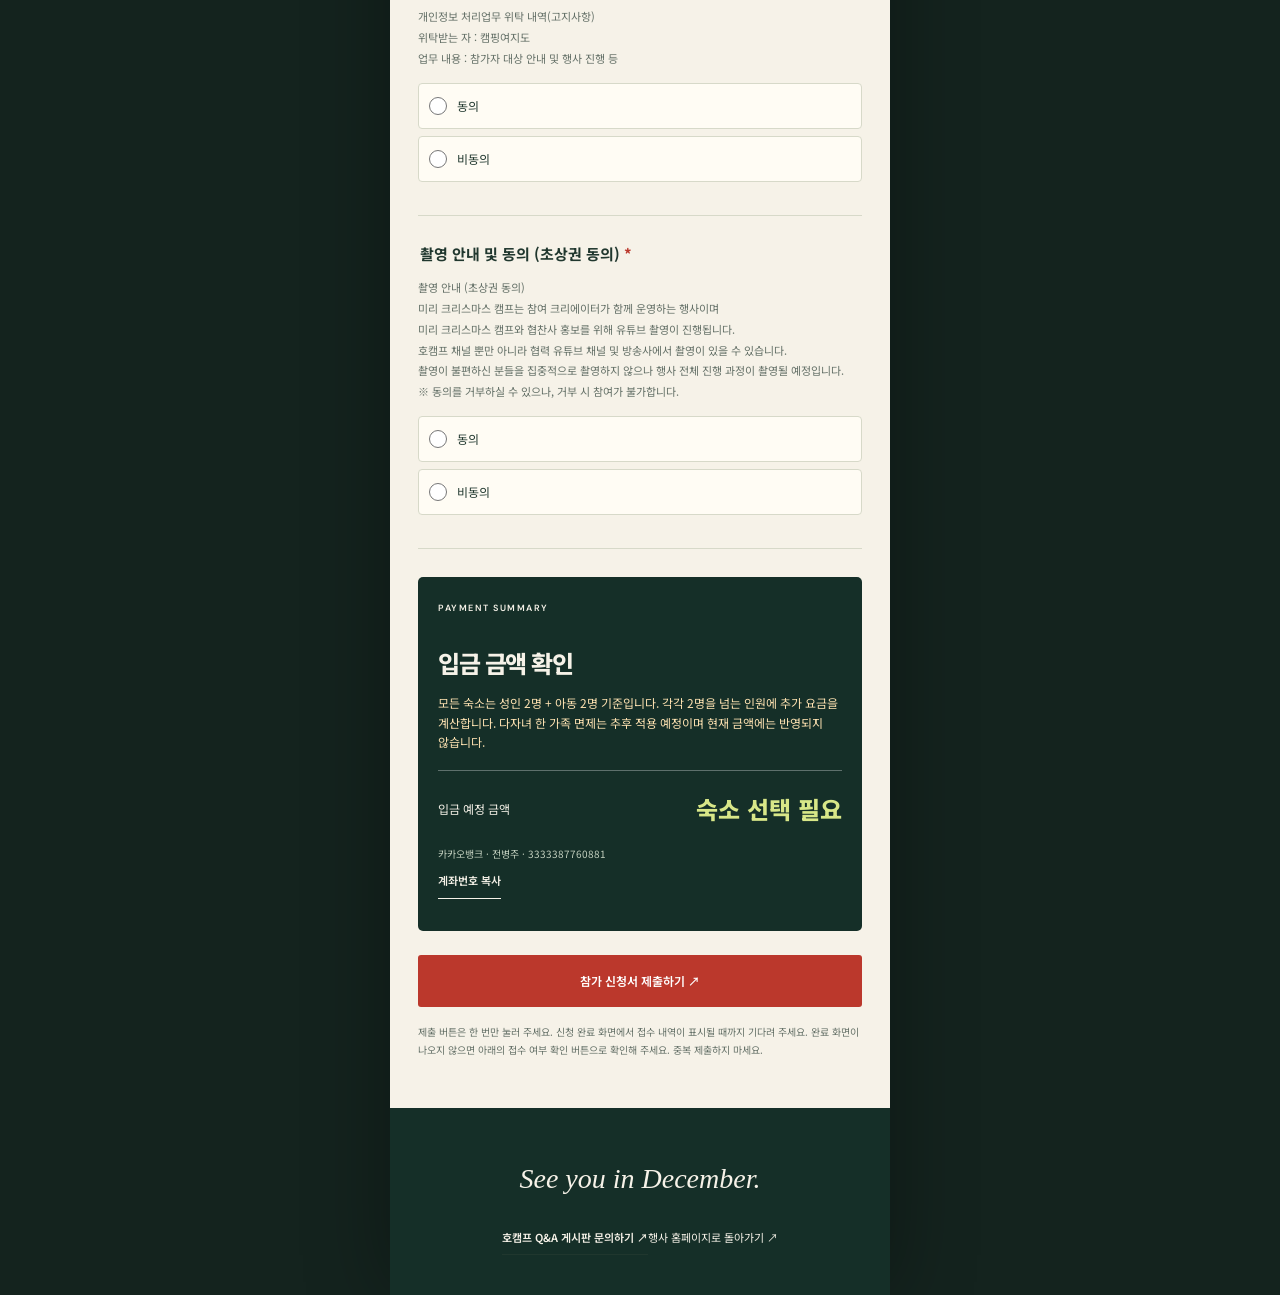
<file: register.html>
<!doctype html>
<html lang="ko"><head><meta charset="utf-8"><meta name="viewport" content="width=device-width, initial-scale=1, viewport-fit=cover"><meta name="theme-color" content="#152f28"><meta name="robots" content="noindex"><title>참가신청 · 미리 크리스마스 캠프</title><link rel="icon" href="assets/favicon.svg"><link rel="stylesheet" href="style.css?v=20261104-own-vehicle"><link rel="stylesheet" href="registration.css?v=20261105-submit-lock"><script src="payment-config.js?v=20261101" defer></script><script src="contact-input.js?v=20261106-contact" defer></script><script src="registration-fields.js?v=20261105-email-guide" defer></script><script src="registration.js?v=20261106-contact" defer></script></head>
<body><a class="skip" href="#application">신청서로 바로가기</a><div class="phone-site registration"><header class="header"><a class="wordmark" href="index.html"><img class="tree-icon logo-tree" src="assets/christmas-tree.svg" width="28" height="35" alt="" aria-hidden="true"> MERRY <i>EARLY!</i></a><a href="index.html#join" class="header-info">홈으로 ↗</a></header><main class="section"><aside class="returning-applicant" aria-label="기존 신청 확인"><p>참가 신청은 가족당 한 번만 작성해 주세요.</p><p class="fine-print">이미 신청하셨다면 새로 작성하지 말고, 신청 내역 조회 후 이메일 인증으로 수정해 주세요.</p><a class="button lookup-link" href="application.html">신청 내용 확인하기 <span aria-hidden="true">↗</span></a></aside><p class="section-label">YOUR DECEMBER STARTS HERE</p><h1>함께 반짝일<br><em>우리 가족 신청서.</em></h1><p class="body-copy">2026.12.18–20 · 옥천 너와두리 캠핑장<br>2박 3일, 조금 이른 크리스마스에 만나요.</p><div class="registration-note"><strong>신청서 작성 → 금액 확인 → 신청 완료 → 입금</strong><p>우리 가족의 참가 정보를 작성하고 입금 예정 금액을 확인해 주세요. 신청서 제출 후 입금해 주시면 운영진이 확인합니다.</p></div><details class="source-notice"><summary>신청 안내 및 환불 규정</summary><p>신청서 작성 후 바로 입금 부탁드립니다. 입금이 늦어질 경우 후순위로 밀리게 됩니다.</p><p>11월 17일까지만 취소 환불 가능하며, 이후에는 양도만 가능합니다. 양도한 경우 주최측에 내용을 알려주세요.</p></details><noscript><p>신청서와 자동 계산에는 JavaScript가 필요합니다. <a href="https://docs.google.com/forms/d/e/1FAIpQLSeA66xATJ6mcqfvDnFfbPyF8sMYR6vTdTn_r20zNMDFI4r6JQ/viewform?usp=pp_url&amp;entry.126976328=%EC%B0%A8%EB%9F%89%EC%B6%94%EA%B0%80+%EC%97%86%EC%9D%8C+%28%EA%B8%B0%EB%B3%B8+%EC%B0%A8%EB%9F%89+1%EB%8C%80%29&amp;entry.782972763=12%3A00">별도 신청서로 작성하기</a></p></noscript>
<form id="application" action="https://docs.google.com/forms/d/e/1FAIpQLSeA66xATJ6mcqfvDnFfbPyF8sMYR6vTdTn_r20zNMDFI4r6JQ/formResponse" method="post" target="registration-submit-frame" accept-charset="UTF-8"><input type="hidden" name="pageHistory" value="0"><p class="fine-print">* 필수 항목 · 접수 확인 후 신청 내역은 이 탭을 닫을 때까지 보관됩니다.</p><div id="fields"></div><section class="amount-card" aria-labelledby="amount-title"><p class="section-label">PAYMENT SUMMARY</p><h2 id="amount-title">입금 금액 확인</h2><dl id="price-lines"></dl><p id="price-warning" role="status"></p><div class="total-row"><span>입금 예정 금액</span><output id="total" aria-live="polite">숙소를 선택해 주세요</output></div><p class="fine-print"><span id="registration-account"></span></p><button type="button" id="copy-account" class="text-link">계좌번호 복사</button><span id="copy-status" role="status"></span></section><p id="form-status" role="alert"></p><button class="button button-red submit-button" type="submit">참가 신청서 제출하기 ↗</button><p class="fine-print">제출 버튼은 한 번만 눌러 주세요. 신청 완료 화면에서 접수 내역이 표시될 때까지 기다려 주세요. 완료 화면이 나오지 않으면 아래의 접수 여부 확인 버튼으로 확인해 주세요. 중복 제출하지 마세요.</p></form><iframe name="registration-submit-frame" title="신청서 접수 처리" hidden></iframe><iframe name="registration-verify-frame" title="신청 접수 확인" hidden></iframe></main><footer class="footer"><p class="serif">See you in December.</p><a class="text-link" href="https://cafe.naver.com/f-e/cafes/30946666/menus/34?viewType=L" target="_blank" rel="noopener noreferrer">호캠프 Q&amp;A 게시판 문의하기 ↗</a><a href="index.html">행사 홈페이지로 돌아가기 ↗</a></footer></div></body></html>
</file>
<file: style.css>
@import url('https://fonts.googleapis.com/css2?family=DM+Sans:wght@400;500;600;700&family=Noto+Sans+KR:wght@400;500;600;700;800;900&display=swap');
:root{--pine:#152f28;--dark:#10241e;--cream:#f6f2e8;--paper:#fffcf4;--red:#bb382c;--lime:#d8e788;--ink:#20372e;--muted:#657168;--line:#d7d9c9;--shell:500px;--serif:Georgia,'Times New Roman',serif}
*{box-sizing:border-box}html{scroll-behavior:smooth;scroll-padding-top:82px}body{margin:0;background:#14231e;color:var(--ink);font-family:'Noto Sans KR',sans-serif;font-size:14px;line-height:1.65;word-break:keep-all}button,a{-webkit-tap-highlight-color:transparent}a{color:inherit;text-decoration:none}button{font:inherit;color:inherit;cursor:pointer;border:0}button:focus-visible,a:focus-visible,summary:focus-visible,[tabindex]:focus-visible{outline:3px solid #dd8837;outline-offset:4px}img{display:block;max-width:100%;height:auto}h1,h2,h3,p{margin:0}h2{font-size:30px;line-height:1.45;letter-spacing:-1.5px;font-weight:800}em{font-style:normal;color:var(--red)}.mono,.section-label,.pill,.category{font-family:'DM Sans',sans-serif}.serif{font-family:var(--serif);font-style:italic}.skip{position:fixed;top:-100px;left:20px;background:white;padding:12px;z-index:100}.skip:focus{top:8px}body:before{content:'';position:fixed;inset:0;z-index:-1;pointer-events:none;background-image:linear-gradient(#e5f0d505 1px,transparent 1px),linear-gradient(90deg,#e5f0d505 1px,transparent 1px);background-size:64px 64px}.phone-site{max-width:var(--shell);margin:auto;background:var(--cream);box-shadow:0 0 80px #0005;position:relative}.header{position:sticky;top:0;z-index:20;height:64px;background:var(--cream);padding:0 24px;display:flex;align-items:center;justify-content:space-between;border-bottom:1px solid var(--line)}.wordmark{font-family:'DM Sans',sans-serif;font-weight:800;letter-spacing:-1px;font-size:19px;display:flex;gap:5px;align-items:center}.wordmark>span{font-size:30px;color:var(--red);margin-right:4px}.wordmark i{font-family:var(--serif);font-size:20px}.header-info{font-size:12px;font-weight:700;padding:12px 0}.header-info span{margin-left:10px}.desktop-note,.desktop-right{display:none}.hero{position:relative;min-height:712px;color:var(--cream);background:#0e2223;overflow:hidden}.hero-image{position:absolute;inset:0;width:100%;height:100%;object-fit:cover;object-position:66% center}.hero-shade{position:absolute;inset:0;background:linear-gradient(180deg,#0b201bc7 0%,#0c232256 48%,#0a21180a 67%,#0a1c19eb 100%),linear-gradient(90deg,#0b201b6b,transparent)}.hero-top{position:relative;display:flex;align-items:center;justify-content:space-between;padding:26px 24px 0;gap:8px}.pill{border:1px solid #f6f2e84d;border-radius:40px;padding:5px 9px;font-size:9px;letter-spacing:1.1px}.edition{font-size:9px;letter-spacing:.8px}.hero-copy{position:relative;padding:26px 28px 0}.script-title{font-family:var(--serif);font-style:italic;font-size:38px;line-height:1.2;color:var(--lime);margin-bottom:14px;letter-spacing:-1.8px}.hero h1{font-size:clamp(40px,11.2vw,58px);line-height:1.18;letter-spacing:-3.5px;font-weight:900;text-shadow:0 2px 28px #0005}.hero h1 span{color:var(--cream)}.hero-sub{margin-top:20px;line-height:1.9;font-size:13px;color:#f8f5e4e6}.hero-seal{position:absolute;right:28px;bottom:172px;width:88px;height:88px;border-radius:50%;border:1px solid #f6f2e8a6;display:flex;align-items:center;justify-content:center;flex-direction:column;transform:rotate(12deg);color:var(--cream);background:#182f2a30;backdrop-filter:blur(3px)}.hero-seal span{font-family:'DM Sans',sans-serif;font-size:8px;letter-spacing:1px}.hero-seal b{font-size:40px;font-weight:400;line-height:1.1}.hero-bottom{position:absolute;bottom:34px;left:28px;right:28px;display:flex;justify-content:space-between;align-items:center;font-size:13px}.hero-bottom strong{font-size:14px;line-height:2;letter-spacing:.6px}.hero-bottom a{height:44px;width:44px;border-radius:50%;border:1px solid #ffffff60;display:grid;place-items:center;font-size:24px}.image-caption{position:absolute;bottom:8px;left:28px;font-size:8px;color:#fff9}.snow{position:absolute;inset:0;background-image:radial-gradient(1.5px 1.5px at 16% 20%,#fff8 50%,transparent),radial-gradient(1px 1px at 75% 33%,#fff6 50%,transparent),radial-gradient(2px 2px at 38% 70%,#fff9 50%,transparent);background-size:163px 210px,227px 290px,301px 373px;animation:snowfall 25s linear infinite;pointer-events:none}@keyframes snowfall{to{background-position:0 420px,0 580px,0 746px}}.ribbon{background:var(--lime);color:var(--pine);overflow:hidden;padding:12px 0;font-family:'DM Sans',sans-serif;font-size:11px;font-weight:700;letter-spacing:1.5px}.ribbon>div{white-space:nowrap;width:max-content;animation:ribbon 35s linear infinite}@keyframes ribbon{to{transform:translateX(-50%)}}
.section{padding:48px 28px}.section-label{display:flex;justify-content:space-between;align-items:center;font-size:9px;letter-spacing:1.5px;font-weight:600;margin-bottom:30px}.section-label>span:last-child{font-size:22px;line-height:1}.intro-serif{font-size:28px;color:var(--red);margin-bottom:20px}.body-copy{font-size:13px;line-height:1.95;color:var(--muted);margin-top:20px}.ticket{margin-top:32px;background:var(--pine);color:var(--cream);padding:20px 22px 16px;position:relative;filter:drop-shadow(0 7px 9px #17332a10);border-radius:3px}.ticket-top{display:flex;justify-content:space-between;align-items:center;font-size:9px;letter-spacing:1px;color:var(--lime)}.ticket-top>span:last-child{font-size:24px}.ticket-date{display:flex;align-items:center;justify-content:space-between;gap:8px;margin:8px 0 22px}.ticket-date>strong{font:50px/.95 'DM Sans',sans-serif;letter-spacing:-3px;font-weight:600}.ticket-date>strong span{font-weight:400;font-size:27px;margin:0 8px}.ticket-date>.mono{font-size:10px;line-height:1.5}.ticket-dash{height:1px;border-top:1px dashed #ffffff50;position:relative;margin:0 -22px}.ticket-dash:before,.ticket-dash:after{content:'';position:absolute;width:16px;height:16px;border-radius:50%;background:var(--cream);top:-8px}.ticket-dash:before{left:-8px}.ticket-dash:after{right:-8px}.ticket-info{display:grid;grid-template-columns:1fr 1fr 1.3fr;gap:8px;margin:20px 0}.ticket-info dt{font-size:9px;color:#bbc9be;margin-bottom:5px}.ticket-info dd{margin:0;font-size:12px;font-weight:600}.ticket-bottom{border-top:1px solid #ffffff20;padding-top:12px;display:flex;justify-content:space-between;align-items:center;gap:12px}.ticket-bottom>.mono{font-size:7px;letter-spacing:1.3px}.barcode{width:66px;height:19px;background:repeating-linear-gradient(90deg,#e9ecdc 0px,#e9ecdc 1px,transparent 1px,transparent 3px,#e9ecdc 3px,#e9ecdc 5px,transparent 5px,transparent 7px)}.text-link{display:inline-flex;gap:20px;font-size:11px;font-weight:600;border-bottom:1px solid var(--ink);padding:8px 0;background:none}.invitation>.text-link{margin-top:16px}
.program{background:#ebeade}.program-heading{display:flex;justify-content:space-between;gap:10px;align-items:center}.tiny-stamp{font:10px/1.2 'DM Sans',sans-serif;font-weight:700;letter-spacing:1px;border:1px solid var(--red);color:var(--red);padding:12px 10px;transform:rotate(9deg);text-align:center}.day-tabs{display:grid;grid-template-columns:1fr 1fr;margin-top:30px;border:1px solid var(--pine);border-radius:4px;overflow:hidden}.day-tabs button{display:flex;flex-direction:column;align-items:flex-start;background:transparent;padding:16px 18px;gap:3px;text-align:left}.day-tabs button+button{border-left:1px solid var(--pine)}.day-tabs button[aria-selected=true]{background:var(--pine);color:var(--cream)}.day-tabs small{font:9px 'DM Sans',sans-serif;letter-spacing:1.2px}.day-tabs strong{font:32px/1.2 'DM Sans',sans-serif;font-weight:500;letter-spacing:-1px}.day-tabs span{font-size:10px;opacity:.8}.program-item{display:flex;align-items:flex-start;gap:14px;padding:24px 0;border-bottom:1px solid #cdd1c3}.program-no{font:italic 25px var(--serif);color:var(--red);line-height:1.1;min-width:25px}.category{font-size:8px;letter-spacing:1.2px;color:#576756;display:block;margin-bottom:5px}.program-item h3{font-size:17px;font-weight:700;letter-spacing:-.7px}.program-item p{font-size:11px;line-height:1.85;color:var(--muted);margin-top:7px}.item-icon{font-size:27px;color:var(--red);margin-left:auto;line-height:1}.program-notice{font-size:10px;line-height:1.9;color:#656f61;margin-top:18px}.sunday{display:flex;gap:16px;align-items:flex-start;margin-top:26px;padding-top:22px;border-top:1px solid #bfc6b8}.sunday>.mono{font-size:10px;white-space:nowrap;padding-top:3px}.sunday p{font-size:11px}.sunday small{color:var(--muted);font-size:10px}.interlude{background:var(--red);color:var(--cream);padding:42px 28px;position:relative;overflow:hidden}.interlude .mono{font-size:9px;letter-spacing:1.7px}.interlude p{font-size:clamp(22px,6vw,30px);font-weight:800;line-height:1.45;letter-spacing:-1.5px;margin-top:18px}.interlude em{font-family:var(--serif);font-style:italic;color:var(--cream);border-bottom:1px solid #f8f4db80}.interlude-star{font-size:170px;position:absolute;right:-20px;bottom:-52px;color:#f7efda1c;line-height:1.3}
.host-list{list-style:none;display:grid;grid-template-columns:1fr 1fr;margin:28px 0 0;padding:0;border-top:1px solid var(--line)}.host-list li{font-size:19px;font-weight:800;letter-spacing:-.7px;padding:17px 0;border-bottom:1px solid var(--line)}.host-list li:before{content:'✳\FE0E';font-weight:400;color:var(--red);font-size:15px;margin-right:10px}.host-credit{font-size:8px;letter-spacing:1.4px;margin-top:20px;color:var(--muted)}.venue{background:var(--pine);color:var(--cream)}.venue-label{font-size:11px;color:var(--lime);display:inline-block;margin-bottom:12px}.venue h2{font-size:37px;line-height:1.35}.venue h2 .serif{font-size:32px;font-weight:400;letter-spacing:-1px}.venue .body-copy{color:#becdc2}.venue-address{margin-top:30px;padding-top:24px;border-top:1px solid #f5f0dc30;display:flex;align-items:center;gap:16px}.venue-address>span{font-size:30px;color:var(--lime)}.venue-address strong{font-size:13px}.venue-address p{font-size:11px;color:#becdc2;margin-top:5px}.button{display:flex;align-items:center;justify-content:space-between;gap:12px;font-size:12px;font-weight:600;min-height:52px;padding:14px 18px;border-radius:3px}.button-outline{border:1px solid #f2f5d966;margin-top:24px}.fine-print{font-size:10px;line-height:1.85;margin-top:16px;color:var(--muted)}.venue .fine-print{color:#a7b9ad}.poster-section{background:#ede8dc}.poster-heading{display:flex;align-items:center;justify-content:space-between;gap:14px;margin-bottom:28px}.poster-heading h2{font-size:24px}.poster-heading .text-link{white-space:nowrap;font-size:10px}.poster-button{padding:0;background:var(--pine);width:100%;transform:rotate(-2deg);box-shadow:8px 10px 0 #cdd0bf;transition:transform .25s}.poster-button:hover{transform:rotate(0)}.poster-button img{width:100%;height:auto}.join-badge{display:inline-block;background:#e8e8d7;color:var(--pine);border-radius:30px;font-size:10px;padding:6px 12px;margin-bottom:18px}.join h2{font-size:35px}.join-details{margin:28px 0}.join-details>div{display:flex;justify-content:space-between;padding:12px 0;border-bottom:1px solid var(--line);font-size:12px}.join-details dt{color:var(--muted)}.join-details dd{margin:0;font-weight:600}.button-red{background:var(--red);color:white}.faq{padding-top:12px}.faq h2{font-size:24px;margin-bottom:24px}.faq details{border-top:1px solid var(--line)}.faq details:last-child{border-bottom:1px solid var(--line)}.faq summary{font-size:12px;font-weight:600;cursor:pointer;list-style:none;padding:19px 22px 19px 0;position:relative}.faq summary::-webkit-details-marker{display:none}.faq summary:after{content:'+';position:absolute;right:0;font:20px/1 'DM Sans',sans-serif;font-weight:400;top:20px}.faq details[open] summary:after{content:'−'}.faq details p{font-size:12px;line-height:1.9;color:var(--muted);padding-bottom:20px}.footer{background:var(--pine);color:var(--cream);padding:36px 28px 124px;text-align:center}.footer-star{font-size:40px;color:var(--lime)}.footer>.serif{font-size:28px;margin:12px 0 18px}.footer>a{font-size:11px}.footer small{display:block;font-size:9px;line-height:1.9;color:#aebcb1;margin-top:20px}
.bottom-bar{position:fixed;bottom:0;left:50%;transform:translateX(-50%);width:min(100%,var(--shell));z-index:30;background:#f6f2e8f5;backdrop-filter:blur(10px);padding:12px 16px calc(12px + env(safe-area-inset-bottom));display:grid;grid-template-columns:48px minmax(100px,1fr) minmax(0,1.6fr);gap:8px;border-top:1px solid var(--line)}.bottom-home{display:grid;place-items:center;border:1px solid #c4c8b8;border-radius:3px;min-height:48px;font-size:22px}.bottom-lookup{display:flex;align-items:center;justify-content:center;min-height:48px;padding:10px 8px;border:1px solid var(--pine);border-radius:3px;background:var(--cream);color:var(--pine);font-size:12px;font-weight:700;white-space:nowrap}.bottom-lookup:hover{background:#e8eddd}.bottom-cta{display:flex;align-items:center;justify-content:center;gap:10px;background:var(--red);color:white;min-width:0;min-height:48px;border-radius:3px;padding:12px 16px}.bottom-cta span{font-size:17px;line-height:1}.bottom-cta strong{font-size:15px;white-space:nowrap}dialog{border:0;padding:40px 10px 10px;background:var(--pine);color:white;max-width:min(92vw,580px);max-height:90svh;overflow:auto;border-radius:4px}dialog::backdrop{background:#06120fe8;backdrop-filter:blur(5px)}.dialog-close{position:absolute;top:3px;right:10px;background:none;color:white;min-height:34px;padding:5px 10px;font-size:13px}body.dialog-open{overflow:hidden}[hidden]{display:none!important}
@media(min-width:1050px){.desktop-note{position:fixed;display:block;left:calc(50% - 580px);top:50%;transform:translateY(-50%);width:280px;color:#f6f2e8}.brand{display:flex;align-items:center;font-size:17px;font-weight:700;gap:8px}.brand-symbol{color:var(--lime);font-size:30px}.brand .mono{font-size:8px;font-weight:400;margin-left:auto;letter-spacing:1px}.eyebrow{font:8px 'DM Sans',sans-serif;letter-spacing:1.5px;color:#b3c0ae;margin-top:70px}.desktop-title{font-size:38px;font-weight:700;line-height:1.5;letter-spacing:-2px;margin-top:20px}.desktop-title em{color:var(--lime)}.desktop-line{width:40px;height:1px;background:#81927c;margin:28px 0}.desktop-date{font-size:12px;letter-spacing:1px;color:#d6decf}.desktop-place{font-size:12px;color:#aab8a8;margin-top:8px}.desktop-link{display:inline-flex;align-items:center;gap:20px;margin-top:34px;font-size:11px;color:#bdc8b5}.desktop-link>span{color:var(--lime);font-size:19px}.desktop-bottom{margin-top:80px;border-top:1px solid #d1dbbf20;padding-top:20px;display:flex;justify-content:space-between;font-size:8px;letter-spacing:1.5px;color:#93a18e}.desktop-right{position:fixed;right:calc(50% - 390px);top:10%;bottom:10%;display:flex;align-items:center;justify-content:space-between;flex-direction:column;color:#acbba0;gap:35px}.desktop-right>.big-spark{font-size:76px;color:var(--lime);line-height:1}.desktop-right>span:not(.big-spark){font:9px 'DM Sans',sans-serif;writing-mode:vertical-rl;letter-spacing:2px}}
@media(min-width:1050px) and (max-width:1240px){.desktop-note{left:26px;width:220px}.desktop-title{font-size:31px}.desktop-right{right:60px}.eyebrow{font-size:7px}}
@media(max-width:360px){.header{padding:0 18px}.wordmark{font-size:16px}.wordmark i{font-size:18px}.hero-copy{padding-left:22px;padding-right:22px}.hero{min-height:670px}.section{padding:40px 22px}.hero-top{padding-left:22px;padding-right:22px}.pill{font-size:7px}.edition{font-size:8px}.hero h1{letter-spacing:-2.5px}.ticket{padding-left:18px;padding-right:18px}.ticket-date>strong{font-size:40px}.ticket-dash{margin:0 -18px}.ticket-info dd{font-size:10px}.ticket-bottom>.mono{font-size:6px}.program-item{gap:10px}.program-item p{font-size:10px}.poster-heading h2{font-size:21px}.bottom-bar{padding-left:12px;padding-right:12px;gap:6px;grid-template-columns:44px minmax(98px,1fr) minmax(0,1.5fr)}.bottom-cta{padding:12px 10px;gap:8px}.bottom-cta strong{font-size:14px}.venue h2 .serif{font-size:28px}.host-list li{font-size:16px}.day-tabs button{padding:14px}.program-heading h2{font-size:27px}}
@media(prefers-reduced-motion:reduce){html{scroll-behavior:auto}*,*:before,*:after{animation:none!important;transition:none!important}}

.participation-fees{margin:28px 0;padding:24px 20px;background:#ebeade;border:1px solid var(--line);border-radius:3px}.participation-fees h3{font-size:20px;letter-spacing:-.8px}.fee-basis{font-size:12px;color:var(--muted);margin-top:8px;line-height:1.8}.fee-list{margin:18px 0 0}.fee-list>div{display:flex;align-items:center;justify-content:space-between;gap:12px;padding:15px 0;border-top:1px solid #cdd1c3}.fee-list dt{font-size:13px}.fee-list dt small{display:block;font-size:11px;color:var(--muted);margin-top:3px}.fee-list dd{margin:0;white-space:nowrap;font-size:21px;font-weight:800;color:var(--red);letter-spacing:-.6px}.fee-extra{margin-top:10px;padding-top:16px;border-top:1px dashed #bfc6b8;font-size:11px;line-height:1.9;color:var(--muted)}.fee-extra strong{font-weight:700;color:var(--ink)}
.lookup-link{margin-top:12px;border:1px solid var(--pine)}
.music-toggle{position:fixed;right:max(16px,calc((100vw - var(--shell))/2 + 16px));bottom:calc(88px + env(safe-area-inset-bottom));z-index:25;display:flex;align-items:center;gap:8px;min-height:44px;padding:10px 16px;border:1px solid #f6f2e855;border-radius:30px;background:var(--pine);color:var(--cream);font-size:12px;font-weight:700;box-shadow:0 3px 14px #0003}.music-toggle>span:first-child{color:var(--lime);font-size:18px;line-height:1}.music-credit{margin-top:20px;font-size:9px;line-height:1.8;color:#aebcb1}.music-credit a{text-decoration:underline;text-underline-offset:3px}.sr-only{position:absolute;width:1px;height:1px;padding:0;margin:-1px;overflow:hidden;clip-path:inset(50%);white-space:nowrap;border:0}

.logo-tree{width:28px;height:35px;flex-shrink:0;object-fit:contain;margin-right:4px}.interlude>div{position:relative;padding-right:78px;isolation:isolate}.interlude>div>.mono,.interlude p{position:relative;z-index:1}.interlude p{font-size:clamp(22px,6vw,28px)}.interlude-tree{position:absolute;right:-15px;bottom:-30px;width:112px;height:140px;opacity:.95;z-index:0;pointer-events:none}@media(max-width:360px){.interlude{padding-left:22px;padding-right:22px}.interlude>div{padding-right:62px}.interlude-tree{width:92px;height:115px;right:-12px;bottom:-24px}}
@media(max-width:360px){.interlude em{display:block;width:max-content}.interlude p{font-size:21px}}

.own-vehicle-notice{font-size:12px;line-height:1.9;color:var(--muted);margin-top:16px;padding:14px;border:1px solid #c6cebc;border-radius:4px;background:#f5f3e7}.own-vehicle-notice strong{color:var(--pine)}.choice-note{display:block;margin-top:7px;font-size:11px;font-weight:400;line-height:1.8;color:var(--muted)}

.availability-dialog{width:min(calc(100% - 24px),472px);max-width:none;max-height:calc(100svh - 24px);padding:0;background:var(--cream);color:var(--pine);border:1px solid #d7d9c9;border-radius:12px;box-shadow:0 20px 70px #0006;overflow:hidden}
.availability-dialog[open]{display:flex;flex-direction:column}
.availability-heading{display:flex;align-items:center;justify-content:space-between;gap:12px;padding:10px 16px;flex-shrink:0;border-bottom:1px solid var(--line)}
.availability-heading h2{font-size:18px;line-height:1.4;letter-spacing:-.6px}
.availability-close{display:flex;align-items:center;gap:6px;min-height:44px;padding:6px 0 6px 10px;background:transparent;font-size:14px;white-space:nowrap}
.availability-close span{font-size:25px;line-height:1}
.availability-body{overflow-y:auto;overscroll-behavior:contain;min-height:0}
.availability-poster{width:100%;height:auto}
.availability-copy{padding:18px 18px 20px;font-size:16px;line-height:1.8;letter-spacing:-.5px}
.availability-copy p+p{margin-top:12px}
.availability-sold-out{color:var(--red);font-weight:700}
.availability-actions{display:grid;grid-template-columns:1fr 1.15fr;gap:10px;padding:12px 16px max(16px,env(safe-area-inset-bottom));border-top:1px solid var(--line);background:var(--cream);flex-shrink:0}
.availability-actions a{display:flex;align-items:center;justify-content:center;flex-direction:column;min-height:58px;padding:9px 6px;border-radius:5px;text-align:center;font-size:15px;font-weight:700;line-height:1.5}
.availability-lookup{border:1px solid var(--pine);background:var(--cream);color:var(--pine)}
.availability-lookup small{font-size:12px;font-weight:500}
.availability-register{border:1px solid var(--red);background:var(--red);color:white}
.availability-actions a:focus-visible{outline-offset:-4px}
@media(max-width:360px){.availability-heading{padding-left:12px;padding-right:12px}.availability-heading h2{font-size:16px}.availability-copy{padding:16px 12px;font-size:15px}.availability-actions{padding-left:12px;padding-right:12px;gap:8px}.availability-actions a{font-size:14px}}
</file>
<file: registration.css>
.registration h1{font-size:34px;line-height:1.4;letter-spacing:-1.7px}.registration .section{padding-top:36px}.registration-note{background:#ebeade;padding:20px;margin:26px 0;font-size:12px}.registration-note p{margin-top:10px;color:var(--muted)}.source-notice{font-size:12px;border-block:1px solid var(--line);padding:16px 0}.source-notice summary{cursor:pointer;font-weight:700}.source-notice p{margin-top:12px}.source-notice a{display:inline-block;text-decoration:underline;margin-top:12px}.form-field{min-width:0;margin:0;padding:26px 0;border:0;border-bottom:1px solid var(--line)}.form-field legend{float:left;width:100%;font-size:15px;font-weight:700;margin-bottom:10px}.form-field legend+*{clear:both}.field-description{font-size:11px;white-space:pre-line;color:var(--muted);line-height:1.9;margin-bottom:14px}.registration input:not([type=radio]):not([type=checkbox]),.registration select,.registration textarea{display:block;width:100%;min-height:48px;padding:12px;border:1px solid #bdc5b7;border-radius:4px;background:var(--paper);font:inherit;color:var(--ink)}.registration textarea{min-height:120px;resize:vertical}.choice{display:flex;gap:10px;align-items:flex-start;padding:12px 10px;margin:7px 0;border:1px solid var(--line);border-radius:4px;background:var(--paper);font-size:12px;cursor:pointer}.choice:has(input:checked){border-color:var(--pine);background:#e8eddd}.choice input{width:18px;height:18px;flex-shrink:0;accent-color:var(--pine);margin:1px 0}.counts{display:grid;grid-template-columns:1fr 1fr;gap:16px}.counts label{font-size:12px}.counts select{margin-top:8px}.required{color:var(--red)}.amount-card{margin-top:28px;background:var(--pine);color:var(--cream);padding:24px 20px;border-radius:5px}.amount-card h2{font-size:24px}.amount-card dl{font-size:12px}.amount-card dl>div{display:flex;justify-content:space-between;gap:12px;padding:8px 0}.amount-card dd{margin:0;white-space:nowrap}.amount-card .fine-print{color:#c3d0bf}.amount-card .text-link{color:var(--cream);border-color:var(--cream)}.total-row{display:flex;justify-content:space-between;align-items:center;gap:10px;border-top:1px solid #ffffff50;padding-top:18px;margin-top:18px;font-size:12px}.total-row output{font-size:24px;font-weight:800;color:var(--lime);text-align:right}#price-warning{font-size:12px;color:#ffe3b2;white-space:pre-line}#copy-status{display:block;font-size:11px;margin-top:8px}.submit-button{width:100%;justify-content:center;margin-top:24px;cursor:pointer}#form-status{color:var(--red);font-size:12px;margin-top:18px}.registration .footer{padding-bottom:40px}@media(max-width:360px){.registration h1{font-size:29px}.total-row output{font-size:20px}}

.family-field{margin:24px 0;padding:24px 18px;background:#e8eddd;border:2px solid var(--pine);border-radius:6px;scroll-margin-top:84px}.person-count{margin:0;padding:12px 0;border:0;min-width:0}.person-count legend{float:none;font-size:14px;margin:0 0 8px}.count-options{display:grid;grid-template-columns:repeat(5,minmax(0,1fr));gap:6px}.count-options .choice{display:block;position:relative;padding:12px 0;text-align:center;margin:0;font-weight:700}.count-options input{position:absolute;opacity:0;width:1px;height:1px}.count-options .choice:has(input:checked){background:var(--pine);color:var(--cream)}.count-options .choice:has(input:focus-visible){outline:3px solid #dd8837;outline-offset:2px}.family-jump{display:block;margin-top:16px;color:var(--pine);font-weight:700;text-decoration:underline;font-size:13px}

.arrival-notice{font-size:12px;font-weight:700;color:var(--red);margin-bottom:12px}
.registration .submit-button:disabled{cursor:wait;pointer-events:none;background:var(--pine);color:var(--cream);opacity:1}.submit-button[aria-busy=true]::before{content:"";width:16px;height:16px;flex:0 0 16px;border:2px solid currentColor;border-right-color:transparent;border-radius:50%;animation:submission-spin .8s linear infinite}.submit-button[aria-busy=true]{gap:10px}.registration form[aria-busy=true] #form-status{padding:16px;background:#e8eddd;border:1px solid var(--pine);border-radius:5px;color:var(--pine);font-weight:700}@keyframes submission-spin{to{transform:rotate(360deg)}}@media(prefers-reduced-motion:reduce){.submit-button[aria-busy=true]::before{animation:none}}

.lookup-link{margin:12px 0;border:1px solid var(--pine);background:transparent}.lookup-link:hover{background:#e8eddd}.registration>.lookup-link{margin:0 28px 28px}#lookup-results dd{max-width:65%;text-align:right}#lookup-form button:disabled{opacity:.6}
.all-details-title{font-size:24px;margin-top:36px}.completed-details{margin:20px 0}.completed-details>div{padding:18px 0;border-bottom:1px solid var(--line)}.completed-details dt{font-size:12px;color:var(--muted);margin-bottom:8px}.completed-details dd{margin:0;font-size:14px;white-space:pre-wrap;overflow-wrap:anywhere;word-break:normal}#account-info{white-space:pre-line}#verification-retry{margin-top:12px}.submit-button:disabled{opacity:.65}

.returning-applicant{margin:0 0 28px;padding:18px;background:#e8eddd;border:1px solid var(--pine);border-radius:5px}.returning-applicant p{font-size:13px;font-weight:700}.returning-applicant .lookup-link{margin:12px 0 0;width:100%;font-size:13px}

.application-editor{margin-top:24px;padding:20px 14px;border:1px solid var(--pine);background:var(--paper);border-radius:5px}.application-editor h3{font-size:19px}.application-editor .form-field{padding:18px 0}.application-editor label{display:block;font-size:13px;font-weight:700}.application-editor label>input,.application-editor label>select,.application-editor label>textarea{margin-top:8px}.application-editor .choice{display:flex;font-weight:400}.edit-status{margin:16px 0;font-size:12px;white-space:pre-line;color:var(--red)}.application-editor .amount-card output{display:block;margin-top:14px;font-size:27px;font-weight:800;color:var(--lime)}.application-editor .lookup-link{width:100%;font-size:13px}.edit-auth input{letter-spacing:5px;font-size:22px}.application-editor input:disabled{opacity:.75}
</file>
